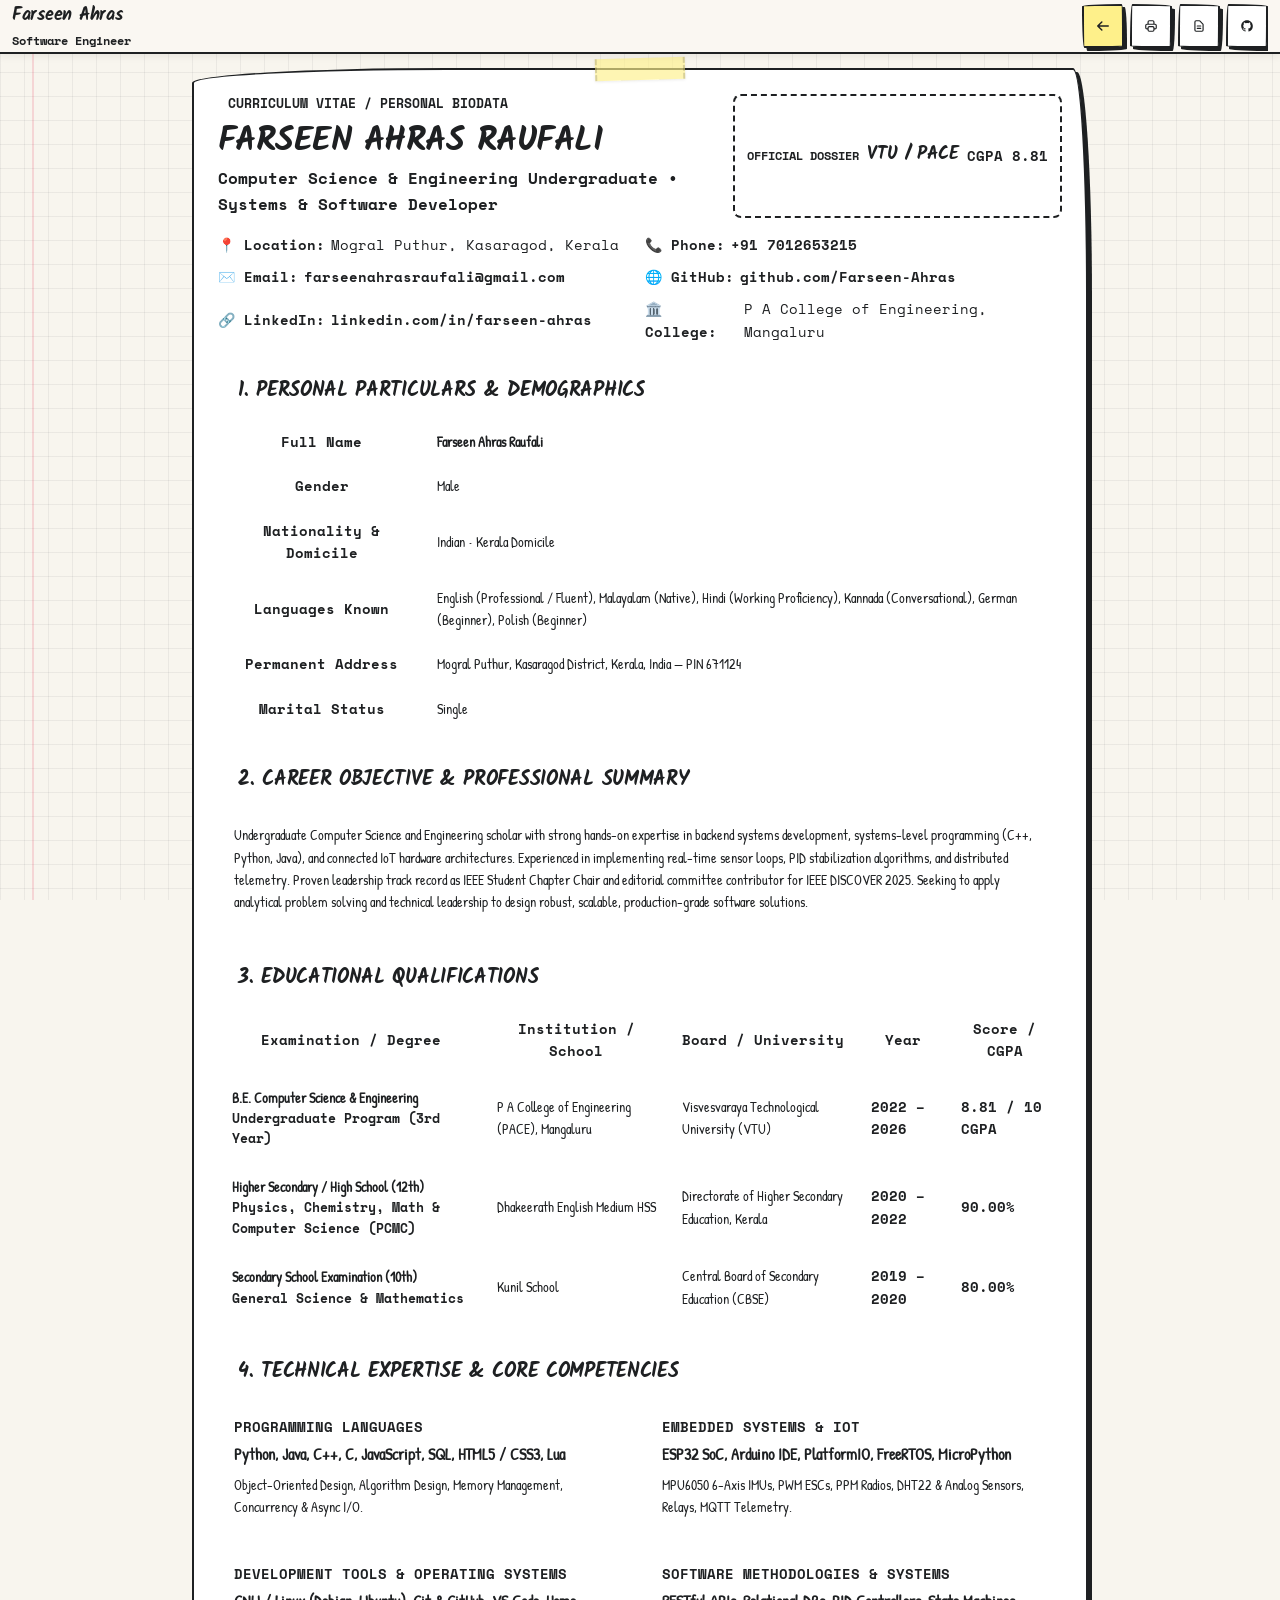
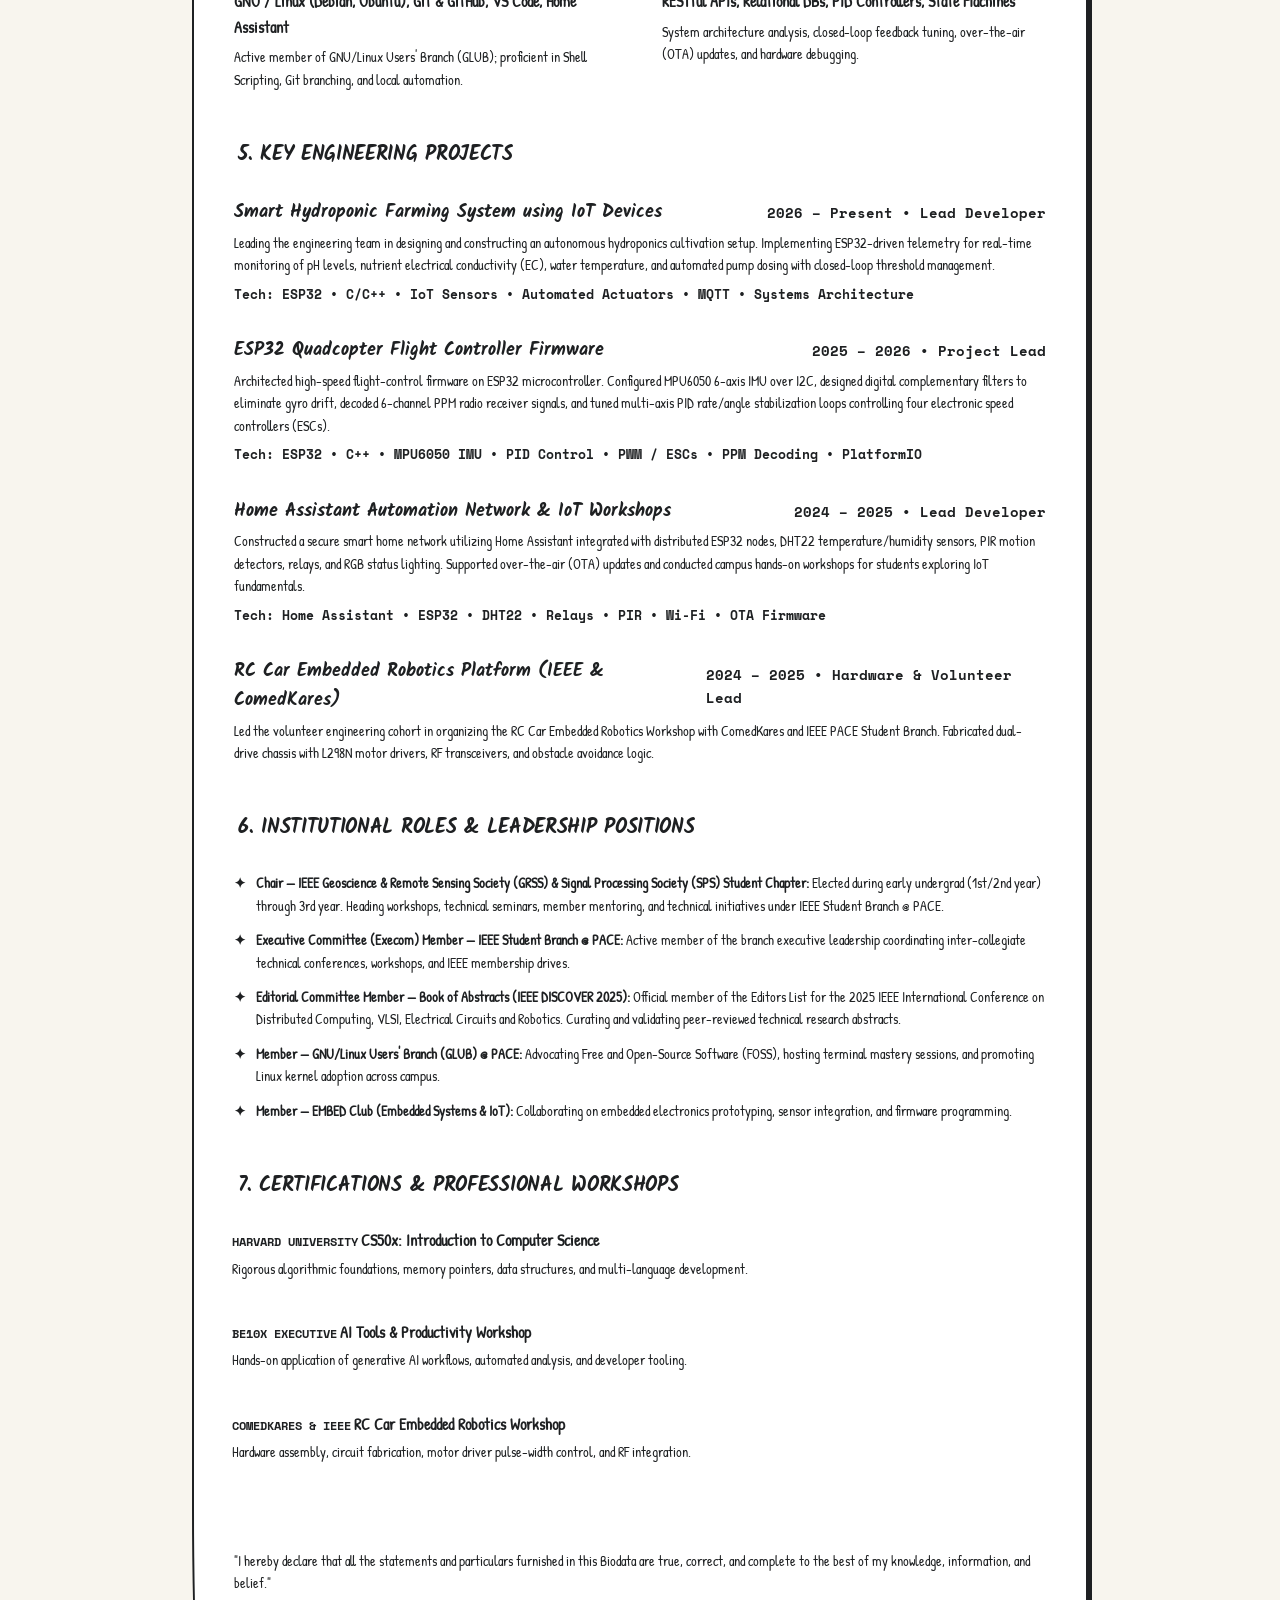
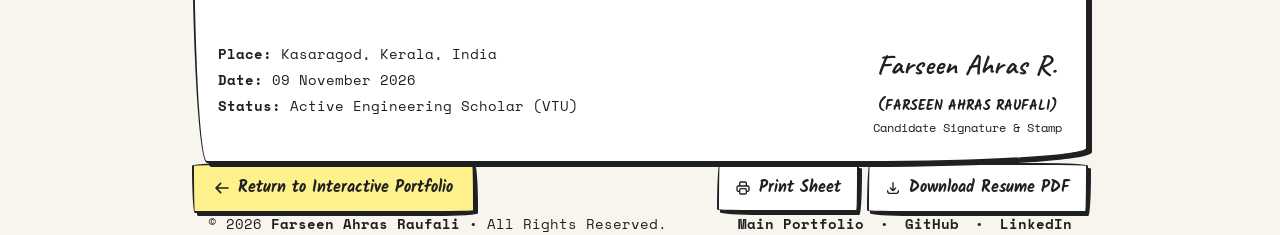
<file: biodata_v1_backup.html>
<!DOCTYPE html>
<html lang="en" class="scroll-smooth">
<head>
  <meta charset="UTF-8">
  <meta name="viewport" content="width=device-width, initial-scale=1.0">
  <title>Farseen Ahras | Official Biodata • Computer Science & Engineering</title>
  <meta name="description" content="Comprehensive Personal & Academic Biodata of Farseen Ahras Raufali — Computer Science & Engineering Undergrad, Software Engineer, IEEE Student Leader, and Embedded Systems Developer.">
  <meta name="author" content="Farseen Ahras Raufali">

  <!-- Favicon (Hand-drawn Ink Monogram Data URI) -->
  <link rel="icon" type="image/svg+xml" href="data:image/svg+xml,<svg xmlns='http://www.w3.org/2000/svg' viewBox='0 0 100 100'><rect width='100' height='100' rx='20' fill='%23faf7f2' stroke='%231e2022' stroke-width='6'/><circle cx='50' cy='50' r='34' stroke='%232563eb' stroke-width='5' stroke-dasharray='6 4' fill='%23fef9c3'/><text x='50' y='60' font-family='sans-serif' font-weight='900' font-size='32' text-anchor='middle' fill='%231e2022'>FA</text></svg>">

  <!-- Google Fonts: Kalam, Caveat, Patrick Hand, Space Mono, Plus Jakarta Sans -->
  <link rel="preconnect" href="https://fonts.googleapis.com">
  <link rel="preconnect" href="https://fonts.gstatic.com" crossorigin>
  <link href="https://fonts.googleapis.com/css2?family=Caveat:wght@500;600;700&family=Kalam:wght@400;700&family=Patrick+Hand&family=Space+Mono:ital,wght@0,400;0,700;1,400&family=Plus+Jakarta+Sans:wght@600;700;800&display=swap" rel="stylesheet">

  <link rel="stylesheet" href="document.css?v=3.3">

  <style>
    /* Custom Print Specific Rules for Biodata Page */
    @media print {
      body {
        background: #ffffff !important;
        color: #1e2022 !important;
        font-size: 11pt !important;
      }
      .no-print, header, footer, .notebook-margin-line, .engineering-grid-bg, .washi-tape, .floating-actions {
        display: none !important;
      }
      main {
        padding-top: 0 !important;
        margin: 0 !important;
      }
      .wobbly-box {
        border: 1px solid #1e2022 !important;
        box-shadow: none !important;
        border-radius: 0 !important;
        padding: 0 !important;
        margin: 0 !important;
      }
      .biodata-sheet {
        box-shadow: none !important;
        border: none !important;
        padding: 0 !important;
        max-width: 100% !important;
      }
      .page-break {
        page-break-before: always;
      }
      @page {
        size: A4 portrait;
        margin: 14mm 16mm;
      }
    }
  </style>
</head>
<body class="bg-paper text-dark selection-yellow">

  <!-- Engineering Graph Paper Grid Background -->
  <div class="engineering-grid-bg" aria-hidden="true"></div>

  <!-- Left Notebook Red Margin Ruled Line -->
  <div class="notebook-margin-line" aria-hidden="true"></div>

  <!-- Header / Navigation Bar (Hand-drawn Paper Strip) -->
  <header class="fixed top-0 left-0 right-0 w-full z-[1000] transition-all duration-300 bg-[#faf7f2] border-b-2 border-[#1e2022] shadow-[0_2px_8px_rgba(30,32,34,0.08)]" id="navbar">
    <div class="w-full px-3 sm:px-6 lg:px-8 xl:px-10">
      <div class="flex items-center justify-between h-16 sm:h-20 gap-3 sm:gap-4">
        
        <!-- Left: Name & Title Stamp (Linking back to index.html) -->
        <a href="index.html" class="nav-brand-link group flex items-center gap-2 shrink-0" style="color: #1e2022 !important; text-decoration: none !important;" aria-label="Return to Farseen Ahras Portfolio Home">
          <div class="flex flex-col">
            <span class="nav-brand-name font-display font-extrabold text-base sm:text-xl tracking-tight leading-tight whitespace-nowrap" style="color: #1e2022 !important;">
              Farseen Ahras
            </span>
            <div class="flex items-center gap-1 text-[10px] sm:text-xs font-mono font-semibold whitespace-nowrap" style="color: #1e2022 !important;">
              <span class="nav-brand-title font-bold" style="color: #1e2022 !important;">Software Engineer</span>
              <span class="hidden sm:inline" style="color: #4b5563 !important;">•</span>
              <span class="hidden sm:inline" style="color: #2563eb !important; font-weight: 700;">Official Biodata</span>
            </div>
          </div>
        </a>

        <!-- Right: Direct Navigation & Action Buttons -->
        <div class="flex items-center gap-1.5 sm:gap-2 overflow-x-auto no-scrollbar py-1">
          
          <!-- Back to Portfolio Home Button -->
          <a href="index.html" class="btn-stamp-primary text-xs py-1.5 sm:py-2 px-3 sm:px-4 min-w-[95px] sm:min-w-[130px] xl:min-w-[160px] flex items-center justify-center gap-1.5 font-bold shrink-0" title="Return to Main Interactive Portfolio">
            <svg class="w-3.5 h-3.5 sm:w-4 sm:h-4 text-[#1e2022] shrink-0" fill="none" stroke="currentColor" viewBox="0 0 24 24"><path stroke-linecap="round" stroke-linejoin="round" stroke-width="2.5" d="M10 19l-7-7m0 0l7-7m-7 7h18"></path></svg>
            <span class="hidden md:inline whitespace-nowrap">Portfolio Home</span>
            <span class="md:hidden whitespace-nowrap">Home</span>
          </a>

          <!-- Print / Save PDF Button -->
          <button onclick="window.print()" type="button" class="btn-stamp-secondary text-xs py-1.5 sm:py-2 px-3 sm:px-4 min-w-[95px] sm:min-w-[130px] xl:min-w-[160px] flex items-center justify-center gap-1.5 font-bold shrink-0" title="Print this Biodata Sheet or Save as PDF">
            <svg class="w-3.5 h-3.5 sm:w-4 sm:h-4 text-[#1e2022] shrink-0" fill="none" stroke="currentColor" viewBox="0 0 24 24"><path stroke-linecap="round" stroke-linejoin="round" stroke-width="2" d="M17 17h2a2 2 0 002-2v-4a2 2 0 00-2-2H5a2 2 0 00-2 2v4a2 2 0 002 2h2m2 4h6a2 2 0 002-2v-4a2 2 0 00-2-2H9a2 2 0 00-2 2v4a2 2 0 002 2zm8-12V5a2 2 0 00-2-2H9a2 2 0 00-2 2v4h10z"></path></svg>
            <span class="hidden md:inline whitespace-nowrap">Print / Save PDF</span>
            <span class="md:hidden whitespace-nowrap">Print</span>
          </button>

          <!-- Official Resume Webpage -->
          <a href="resume.html" class="btn-stamp-secondary text-xs py-1.5 sm:py-2 px-3 sm:px-4 min-w-[95px] sm:min-w-[130px] xl:min-w-[160px] flex items-center justify-center gap-1.5 font-bold shrink-0" title="Open Official Resume Page">
            <svg class="w-3.5 h-3.5 sm:w-4 sm:h-4 text-[#1e2022] shrink-0" fill="none" stroke="currentColor" viewBox="0 0 24 24"><path stroke-linecap="round" stroke-linejoin="round" stroke-width="2" d="M9 12h6m-6 4h6m2 5H7a2 2 0 01-2-2V5a2 2 0 012-2h5.586a1 1 0 01.707.293l5.414 5.414a1 1 0 01.293.707V19a2 2 0 01-2 2z"></path></svg>
            <span class="hidden md:inline whitespace-nowrap">Resume Page</span>
            <span class="md:hidden whitespace-nowrap">Resume</span>
          </a>

          <!-- GitHub Profile -->
          <a href="https://github.com/Farseen-Ahras" target="_blank" rel="noopener noreferrer" class="btn-stamp-secondary text-xs py-1.5 sm:py-2 px-3 sm:px-4 min-w-[95px] sm:min-w-[130px] xl:min-w-[160px] flex items-center justify-center gap-1.5 font-bold shrink-0" title="GitHub Profile">
            <svg class="w-3.5 h-3.5 sm:w-4 sm:h-4 text-[#1e2022] shrink-0" fill="currentColor" viewBox="0 0 24 24"><path fill-rule="evenodd" clip-rule="evenodd" d="M12 2C6.477 2 2 6.484 2 12.017c0 4.425 2.865 8.18 6.839 9.504.5.092.682-.217.682-.483 0-.237-.008-.868-.013-1.703-2.782.605-3.369-1.343-3.369-1.343-.454-1.158-1.11-1.466-1.11-1.466-.908-.62.069-.608.069-.608 1.003.07 1.53 1.032 1.53 1.032.892 1.53 2.341 1.088 2.91.832.092-.647.35-1.088.636-1.338-2.22-.253-4.555-1.113-4.555-4.951 0-1.093.39-1.988 1.029-2.688-.103-.253-.446-1.272.098-2.65 0 0 .84-.27 2.75 1.026A9.564 9.564 0 0112 6.844c.85.004 1.705.115 2.504.337 1.909-1.296 2.747-1.027 2.747-1.027.546 1.379.202 2.398.1 2.651.64.7 1.028 1.595 1.028 2.688 0 3.848-2.339 4.695-4.566 4.943.359.309.678.92.678 1.855 0 1.338-.012 2.419-.012 2.747 0 .268.18.58.688.482A10.019 10.019 0 0022 12.017C22 6.484 17.522 2 12 2z"></path></svg>
            <span class="hidden md:inline whitespace-nowrap">GitHub</span>
            <span class="md:hidden whitespace-nowrap">GitHub</span>
          </a>

        </div>

      </div>
    </div>
  </header>

  <!-- Main Content Container -->
  <main class="relative z-10 pt-20 sm:pt-28 pb-16 px-4 sm:px-6 lg:px-8">
    <div class="max-w-4xl mx-auto">

      <!-- Breadcrumbs & Quick Header Stamp (Non-Print) -->
      <div class="no-print flex flex-wrap items-center justify-between gap-3 mb-6">
        <div class="flex items-center gap-2 text-xs sm:text-sm font-mono font-bold text-[#4b5563]">
          <a href="index.html" class="hover:text-[#2563eb] underline">Portfolio Home</a>
          <span>/</span>
          <span class="text-[#1e2022] font-extrabold">Official Biodata Dossier</span>
        </div>
        <div class="flex items-center gap-2">
          <span class="inline-flex items-center gap-1.5 px-3 py-1 rounded-full bg-[#dcfce7] border border-[#86efac] text-[#059669] text-xs font-mono font-bold">
            <span class="w-2 h-2 rounded-full bg-[#059669] animate-pulse"></span>
            Verified Document • 2026 Edition
          </span>
          <button onclick="window.print()" class="btn-stamp-primary text-xs py-1 px-3 flex items-center gap-1 font-bold">
            <svg class="w-3.5 h-3.5" fill="none" stroke="currentColor" viewBox="0 0 24 24"><path stroke-linecap="round" stroke-linejoin="round" stroke-width="2" d="M17 17h2a2 2 0 002-2v-4a2 2 0 00-2-2H5a2 2 0 00-2 2v4a2 2 0 002 2h2m2 4h6a2 2 0 002-2v-4a2 2 0 00-2-2H9a2 2 0 00-2 2v4a2 2 0 002 2zm8-12V5a2 2 0 00-2-2H9a2 2 0 00-2 2v4h10z"></path></svg>
            Print Sheet
          </button>
        </div>
      </div>

      <!-- MASTER BIODATA DOSSIER SHEET -->
      <article class="biodata-sheet wobbly-box bg-white p-6 sm:p-10 md:p-12 relative shadow-[6px_6px_0px_#1e2022] border-2 border-[#1e2022]">
        
        <!-- Washi Tape Pin at Top -->
        <div class="washi-tape" aria-hidden="true"></div>

        <!-- ==============================================================
             BIODATA HEADER / CANDIDATE IDENTITY
             ============================================================== -->
        <header class="border-b-2 border-[#1e2022] pb-6 mb-8">
          <div class="flex flex-col sm:flex-row sm:items-start justify-between gap-4">
            
            <div class="flex-1">
              <div class="inline-block px-2.5 py-0.5 rounded bg-[#fef08a] border border-[#1e2022] text-[11px] font-mono font-bold text-[#1e2022] uppercase tracking-wider mb-2">
                Curriculum Vitae / Personal Biodata
              </div>
              <h1 class="text-3xl sm:text-4xl md:text-5xl font-display font-extrabold text-[#1e2022] tracking-tight leading-none">
                FARSEEN AHRAS RAUFALI
              </h1>
              <p class="text-sm sm:text-base font-mono font-bold text-[#2563eb] mt-1.5">
                Computer Science &amp; Engineering Undergraduate • Systems &amp; Software Developer
              </p>
            </div>

            <!-- Candidate Stamp Badge -->
            <div class="shrink-0 flex sm:flex-col items-center sm:items-end justify-between sm:justify-start gap-2 border-2 border-dashed border-[#1e2022] p-3 rounded-lg bg-[#faf7f2]">
              <span class="text-[10px] font-mono font-extrabold uppercase tracking-widest text-[#6b7280]">Official Dossier</span>
              <div class="font-display font-bold text-base sm:text-lg text-[#1e2022]">VTU / PACE</div>
              <span class="text-xs font-mono font-bold text-[#059669] bg-[#dcfce7] px-2 py-0.5 rounded border border-[#86efac]">CGPA 8.81</span>
            </div>

          </div>

          <!-- Contact Ribbon / Demographics Line -->
          <div class="mt-5 pt-4 border-t border-[#e5e7eb] grid grid-cols-1 sm:grid-cols-2 md:grid-cols-3 gap-2.5 text-xs sm:text-sm font-mono text-[#374151]">
            <div class="flex items-center gap-1.5">
              <span class="font-bold text-[#1e2022]">📍 Location:</span>
              <span>Mogral Puthur, Kasaragod, Kerala</span>
            </div>
            <div class="flex items-center gap-1.5">
              <span class="font-bold text-[#1e2022]">📞 Phone:</span>
              <a href="tel:+917012653215" class="hover:text-[#2563eb] underline font-bold">+91 7012653215</a>
            </div>
            <div class="flex items-center gap-1.5">
              <span class="font-bold text-[#1e2022]">✉️ Email:</span>
              <a href="mailto:farseenahrasraufali@gmail.com" class="hover:text-[#2563eb] underline truncate font-bold">farseenahrasraufali@gmail.com</a>
            </div>
            <div class="flex items-center gap-1.5">
              <span class="font-bold text-[#1e2022]">🌐 GitHub:</span>
              <a href="https://github.com/Farseen-Ahras" target="_blank" rel="noopener noreferrer" class="text-[#2563eb] hover:underline font-bold">github.com/Farseen-Ahras</a>
            </div>
            <div class="flex items-center gap-1.5">
              <span class="font-bold text-[#1e2022]">🔗 LinkedIn:</span>
              <a href="https://www.linkedin.com/in/farseen-ahras/" target="_blank" rel="noopener noreferrer" class="text-[#2563eb] hover:underline font-bold">linkedin.com/in/farseen-ahras</a>
            </div>
            <div class="flex items-center gap-1.5">
              <span class="font-bold text-[#1e2022]">🏛️ College:</span>
              <span>P A College of Engineering, Mangaluru</span>
            </div>
          </div>
        </header>


        <!-- ==============================================================
             SECTION 1: PERSONAL PARTICULARS / DEMOGRAPHICS TABLE
             ============================================================== -->
        <section class="mb-8">
          <div class="flex items-center gap-2 mb-3">
            <span class="w-3 h-3 bg-[#e11d48] rounded-full border border-[#1e2022]"></span>
            <h2 class="font-display text-lg sm:text-xl font-bold text-[#1e2022] tracking-tight uppercase">
              1. Personal Particulars &amp; Demographics
            </h2>
          </div>

          <div class="border-2 border-[#1e2022] rounded-lg overflow-hidden bg-[#fffefb]">
            <table class="w-full text-left border-collapse text-xs sm:text-sm">
              <tbody>
                <tr class="border-b border-[#1e2022]/20">
                  <th class="py-2.5 px-3 sm:px-4 font-mono font-bold text-[#1e2022] bg-[#f8f5ee] w-1/3 border-r border-[#1e2022]/20">Full Name</th>
                  <td class="py-2.5 px-3 sm:px-4 font-bold text-[#1e2022]">Farseen Ahras Raufali</td>
                </tr>
                <tr class="border-b border-[#1e2022]/20">
                  <th class="py-2.5 px-3 sm:px-4 font-mono font-bold text-[#1e2022] bg-[#f8f5ee] border-r border-[#1e2022]/20">Gender</th>
                  <td class="py-2.5 px-3 sm:px-4 text-[#374151]">Male</td>
                </tr>
                <tr class="border-b border-[#1e2022]/20">
                  <th class="py-2.5 px-3 sm:px-4 font-mono font-bold text-[#1e2022] bg-[#f8f5ee] border-r border-[#1e2022]/20">Nationality &amp; Domicile</th>
                  <td class="py-2.5 px-3 sm:px-4 text-[#374151]">Indian • Kerala Domicile</td>
                </tr>
                <tr class="border-b border-[#1e2022]/20">
                  <th class="py-2.5 px-3 sm:px-4 font-mono font-bold text-[#1e2022] bg-[#f8f5ee] border-r border-[#1e2022]/20">Languages Known</th>
                  <td class="py-2.5 px-3 sm:px-4 text-[#374151]">English (Professional / Fluent), Malayalam (Native), Hindi (Working Proficiency), Kannada (Conversational), German (Beginner), Polish (Beginner)</td>
                </tr>
                <tr class="border-b border-[#1e2022]/20">
                  <th class="py-2.5 px-3 sm:px-4 font-mono font-bold text-[#1e2022] bg-[#f8f5ee] border-r border-[#1e2022]/20">Permanent Address</th>
                  <td class="py-2.5 px-3 sm:px-4 text-[#374151]">Mogral Puthur, Kasaragod District, Kerala, India — PIN 671124</td>
                </tr>
                <tr>
                  <th class="py-2.5 px-3 sm:px-4 font-mono font-bold text-[#1e2022] bg-[#f8f5ee] border-r border-[#1e2022]/20">Marital Status</th>
                  <td class="py-2.5 px-3 sm:px-4 text-[#374151]">Single</td>
                </tr>
              </tbody>
            </table>
          </div>
        </section>


        <!-- ==============================================================
             SECTION 2: CAREER OBJECTIVE & PROFESSIONAL SUMMARY
             ============================================================== -->
        <section class="mb-8">
          <div class="flex items-center gap-2 mb-3">
            <span class="w-3 h-3 bg-[#2563eb] rounded-full border border-[#1e2022]"></span>
            <h2 class="font-display text-lg sm:text-xl font-bold text-[#1e2022] tracking-tight uppercase">
              2. Career Objective &amp; Professional Summary
            </h2>
          </div>
          <div class="p-4 sm:p-5 rounded-lg border-2 border-[#1e2022] bg-[#f0fdf4] text-xs sm:text-sm leading-relaxed text-[#1e2022]">
            <p>
              Undergraduate Computer Science and Engineering scholar with strong hands-on expertise in backend systems development, systems-level programming (C++, Python, Java), and connected IoT hardware architectures. Experienced in implementing real-time sensor loops, PID stabilization algorithms, and distributed telemetry. Proven leadership track record as IEEE Student Chapter Chair and editorial committee contributor for IEEE DISCOVER 2025. Seeking to apply analytical problem solving and technical leadership to design robust, scalable, production-grade software solutions.
            </p>
          </div>
        </section>


        <!-- ==============================================================
             SECTION 3: EDUCATIONAL QUALIFICATIONS (COMPREHENSIVE TABLE)
             ============================================================== -->
        <section class="mb-8">
          <div class="flex items-center gap-2 mb-3">
            <span class="w-3 h-3 bg-[#f59e0b] rounded-full border border-[#1e2022]"></span>
            <h2 class="font-display text-lg sm:text-xl font-bold text-[#1e2022] tracking-tight uppercase">
              3. Educational Qualifications
            </h2>
          </div>

          <div class="border-2 border-[#1e2022] rounded-lg overflow-x-auto bg-white">
            <table class="w-full text-left border-collapse text-xs sm:text-sm min-w-[550px]">
              <thead>
                <tr class="bg-[#fef9c3] border-b-2 border-[#1e2022] text-[#1e2022] font-mono font-bold">
                  <th class="py-2.5 px-3 sm:px-4 border-r border-[#1e2022]">Examination / Degree</th>
                  <th class="py-2.5 px-3 sm:px-4 border-r border-[#1e2022]">Institution / School</th>
                  <th class="py-2.5 px-3 sm:px-4 border-r border-[#1e2022]">Board / University</th>
                  <th class="py-2.5 px-3 sm:px-4 border-r border-[#1e2022]">Year</th>
                  <th class="py-2.5 px-3 sm:px-4 text-center">Score / CGPA</th>
                </tr>
              </thead>
              <tbody class="divide-y divide-[#1e2022]/20">
                <tr class="hover:bg-[#fafaf9]">
                  <td class="py-3 px-3 sm:px-4 font-bold text-[#1e2022] border-r border-[#1e2022]/20">
                    B.E. Computer Science &amp; Engineering
                    <div class="text-[11px] font-mono text-[#2563eb] font-normal">Undergraduate Program (3rd Year)</div>
                  </td>
                  <td class="py-3 px-3 sm:px-4 text-[#374151] border-r border-[#1e2022]/20">
                    P A College of Engineering (PACE), Mangaluru
                  </td>
                  <td class="py-3 px-3 sm:px-4 text-[#374151] border-r border-[#1e2022]/20">
                    Visvesvaraya Technological University (VTU)
                  </td>
                  <td class="py-3 px-3 sm:px-4 font-mono font-bold text-[#1e2022] border-r border-[#1e2022]/20">
                    2022 – 2026
                  </td>
                  <td class="py-3 px-3 sm:px-4 text-center">
                    <span class="inline-block font-mono font-bold text-[#059669] bg-[#dcfce7] px-2 py-0.5 rounded border border-[#86efac]">
                      8.81 / 10 CGPA
                    </span>
                  </td>
                </tr>

                <tr class="hover:bg-[#fafaf9]">
                  <td class="py-3 px-3 sm:px-4 font-bold text-[#1e2022] border-r border-[#1e2022]/20">
                    Higher Secondary / High School (12th)
                    <div class="text-[11px] font-mono text-[#4b5563] font-normal">Physics, Chemistry, Math &amp; Computer Science (PCMC)</div>
                  </td>
                  <td class="py-3 px-3 sm:px-4 text-[#374151] border-r border-[#1e2022]/20">
                    Dhakeerath English Medium HSS
                  </td>
                  <td class="py-3 px-3 sm:px-4 text-[#374151] border-r border-[#1e2022]/20">
                    Directorate of Higher Secondary Education, Kerala
                  </td>
                  <td class="py-3 px-3 sm:px-4 font-mono font-bold text-[#1e2022] border-r border-[#1e2022]/20">
                    2020 – 2022
                  </td>
                  <td class="py-3 px-3 sm:px-4 text-center">
                    <span class="inline-block font-mono font-bold text-[#1e2022] bg-[#f3f4f6] px-2 py-0.5 rounded border border-[#d1d5db]">
                      90.00%
                    </span>
                  </td>
                </tr>

                <tr class="hover:bg-[#fafaf9]">
                  <td class="py-3 px-3 sm:px-4 font-bold text-[#1e2022] border-r border-[#1e2022]/20">
                    Secondary School Examination (10th)
                    <div class="text-[11px] font-mono text-[#4b5563] font-normal">General Science &amp; Mathematics</div>
                  </td>
                  <td class="py-3 px-3 sm:px-4 text-[#374151] border-r border-[#1e2022]/20">
                    Kunil School
                  </td>
                  <td class="py-3 px-3 sm:px-4 text-[#374151] border-r border-[#1e2022]/20">
                    Central Board of Secondary Education (CBSE)
                  </td>
                  <td class="py-3 px-3 sm:px-4 font-mono font-bold text-[#1e2022] border-r border-[#1e2022]/20">
                    2019 – 2020
                  </td>
                  <td class="py-3 px-3 sm:px-4 text-center">
                    <span class="inline-block font-mono font-bold text-[#1e2022] bg-[#f3f4f6] px-2 py-0.5 rounded border border-[#d1d5db]">
                      80.00%
                    </span>
                  </td>
                </tr>
              </tbody>
            </table>
          </div>
        </section>


        <!-- ==============================================================
             SECTION 4: TECHNICAL ARSENAL & SKILL MATRIX
             ============================================================== -->
        <section class="mb-8">
          <div class="flex items-center gap-2 mb-3">
            <span class="w-3 h-3 bg-[#7c3aed] rounded-full border border-[#1e2022]"></span>
            <h2 class="font-display text-lg sm:text-xl font-bold text-[#1e2022] tracking-tight uppercase">
              4. Technical Expertise &amp; Core Competencies
            </h2>
          </div>

          <div class="grid grid-cols-1 sm:grid-cols-2 gap-3 text-xs sm:text-sm">
            
            <div class="p-4 rounded-lg border-2 border-[#1e2022] bg-[#fffefb]">
              <div class="font-mono font-bold text-[#2563eb] text-xs uppercase mb-1">Programming Languages</div>
              <div class="font-bold text-[#1e2022] text-sm mb-1.5">Python, Java, C++, C, JavaScript, SQL, HTML5 / CSS3, Lua</div>
              <p class="text-[#4b5563] text-xs leading-relaxed">Object-Oriented Design, Algorithm Design, Memory Management, Concurrency &amp; Async I/O.</p>
            </div>

            <div class="p-4 rounded-lg border-2 border-[#1e2022] bg-[#fffefb]">
              <div class="font-mono font-bold text-[#059669] text-xs uppercase mb-1">Embedded Systems &amp; IoT</div>
              <div class="font-bold text-[#1e2022] text-sm mb-1.5">ESP32 SoC, Arduino IDE, PlatformIO, FreeRTOS, MicroPython</div>
              <p class="text-[#4b5563] text-xs leading-relaxed">MPU6050 6-Axis IMUs, PWM ESCs, PPM Radios, DHT22 &amp; Analog Sensors, Relays, MQTT Telemetry.</p>
            </div>

            <div class="p-4 rounded-lg border-2 border-[#1e2022] bg-[#fffefb]">
              <div class="font-mono font-bold text-[#d97706] text-xs uppercase mb-1">Development Tools &amp; Operating Systems</div>
              <div class="font-bold text-[#1e2022] text-sm mb-1.5">GNU / Linux (Debian, Ubuntu), Git &amp; GitHub, VS Code, Home Assistant</div>
              <p class="text-[#4b5563] text-xs leading-relaxed">Active member of GNU/Linux Users' Branch (GLUB); proficient in Shell Scripting, Git branching, and local automation.</p>
            </div>

            <div class="p-4 rounded-lg border-2 border-[#1e2022] bg-[#fffefb]">
              <div class="font-mono font-bold text-[#7c3aed] text-xs uppercase mb-1">Software Methodologies &amp; Systems</div>
              <div class="font-bold text-[#1e2022] text-sm mb-1.5">RESTful APIs, Relational DBs, PID Controllers, State Machines</div>
              <p class="text-[#4b5563] text-xs leading-relaxed">System architecture analysis, closed-loop feedback tuning, over-the-air (OTA) updates, and hardware debugging.</p>
            </div>

          </div>
        </section>


        <!-- ==============================================================
             SECTION 5: KEY ENGINEERING PROJECTS & TECHNICAL DELIVERABLES
             ============================================================== -->
        <section class="mb-8">
          <div class="flex items-center gap-2 mb-3">
            <span class="w-3 h-3 bg-[#059669] rounded-full border border-[#1e2022]"></span>
            <h2 class="font-display text-lg sm:text-xl font-bold text-[#1e2022] tracking-tight uppercase">
              5. Key Engineering Projects
            </h2>
          </div>

          <div class="space-y-3.5">
            
            <!-- Project 1: Hydroponic Farming -->
            <div class="p-4 rounded-lg border-2 border-[#1e2022] bg-white">
              <div class="flex flex-col sm:flex-row sm:items-center justify-between gap-1 mb-1">
                <h3 class="font-display font-bold text-base text-[#1e2022]">
                  Smart Hydroponic Farming System using IoT Devices
                </h3>
                <span class="font-mono text-xs font-bold text-[#059669] bg-[#dcfce7] px-2 py-0.5 rounded border border-[#86efac] self-start sm:self-auto">
                  2026 – Present • Lead Developer
                </span>
              </div>
              <p class="text-xs sm:text-sm text-[#4b5563] leading-relaxed">
                Leading the engineering team in designing and constructing an autonomous hydroponics cultivation setup. Implementing ESP32-driven telemetry for real-time monitoring of pH levels, nutrient electrical conductivity (EC), water temperature, and automated pump dosing with closed-loop threshold management.
              </p>
              <div class="mt-2 text-[11px] font-mono text-[#1e2022] font-semibold">
                Tech: ESP32 • C/C++ • IoT Sensors • Automated Actuators • MQTT • Systems Architecture
              </div>
            </div>

            <!-- Project 2: Drone Flight Controller -->
            <div class="p-4 rounded-lg border-2 border-[#1e2022] bg-white">
              <div class="flex flex-col sm:flex-row sm:items-center justify-between gap-1 mb-1">
                <h3 class="font-display font-bold text-base text-[#1e2022]">
                  ESP32 Quadcopter Flight Controller Firmware
                </h3>
                <span class="font-mono text-xs font-bold text-[#2563eb] bg-[#dbeafe] px-2 py-0.5 rounded border border-[#93c5fd] self-start sm:self-auto">
                  2025 – 2026 • Project Lead
                </span>
              </div>
              <p class="text-xs sm:text-sm text-[#4b5563] leading-relaxed">
                Architected high-speed flight-control firmware on ESP32 microcontroller. Configured MPU6050 6-axis IMU over I2C, designed digital complementary filters to eliminate gyro drift, decoded 6-channel PPM radio receiver signals, and tuned multi-axis PID rate/angle stabilization loops controlling four electronic speed controllers (ESCs).
              </p>
              <div class="mt-2 text-[11px] font-mono text-[#1e2022] font-semibold">
                Tech: ESP32 • C++ • MPU6050 IMU • PID Control • PWM / ESCs • PPM Decoding • PlatformIO
              </div>
            </div>

            <!-- Project 3: Home Assistant & IoT Workshops -->
            <div class="p-4 rounded-lg border-2 border-[#1e2022] bg-white">
              <div class="flex flex-col sm:flex-row sm:items-center justify-between gap-1 mb-1">
                <h3 class="font-display font-bold text-base text-[#1e2022]">
                  Home Assistant Automation Network &amp; IoT Workshops
                </h3>
                <span class="font-mono text-xs font-bold text-[#6b7280] bg-[#f3f4f6] px-2 py-0.5 rounded border border-[#d1d5db] self-start sm:self-auto">
                  2024 – 2025 • Lead Developer
                </span>
              </div>
              <p class="text-xs sm:text-sm text-[#4b5563] leading-relaxed">
                Constructed a secure smart home network utilizing Home Assistant integrated with distributed ESP32 nodes, DHT22 temperature/humidity sensors, PIR motion detectors, relays, and RGB status lighting. Supported over-the-air (OTA) updates and conducted campus hands-on workshops for students exploring IoT fundamentals.
              </p>
              <div class="mt-2 text-[11px] font-mono text-[#1e2022] font-semibold">
                Tech: Home Assistant • ESP32 • DHT22 • Relays • PIR • Wi-Fi • OTA Firmware
              </div>
            </div>

            <!-- Project 4: RC Car Embedded Platform -->
            <div class="p-4 rounded-lg border-2 border-[#1e2022] bg-white">
              <div class="flex flex-col sm:flex-row sm:items-center justify-between gap-1 mb-1">
                <h3 class="font-display font-bold text-base text-[#1e2022]">
                  RC Car Embedded Robotics Platform (IEEE &amp; ComedKares)
                </h3>
                <span class="font-mono text-xs font-bold text-[#6b7280] bg-[#f3f4f6] px-2 py-0.5 rounded border border-[#d1d5db] self-start sm:self-auto">
                  2024 – 2025 • Hardware &amp; Volunteer Lead
                </span>
              </div>
              <p class="text-xs sm:text-sm text-[#4b5563] leading-relaxed">
                Led the volunteer engineering cohort in organizing the RC Car Embedded Robotics Workshop with ComedKares and IEEE PACE Student Branch. Fabricated dual-drive chassis with L298N motor drivers, RF transceivers, and obstacle avoidance logic.
              </p>
            </div>

          </div>
        </section>


        <!-- ==============================================================
             SECTION 6: INSTITUTIONAL ROLES & LEADERSHIP RESPONSIBILITIES
             ============================================================== -->
        <section class="mb-8">
          <div class="flex items-center gap-2 mb-3">
            <span class="w-3 h-3 bg-[#e11d48] rounded-full border border-[#1e2022]"></span>
            <h2 class="font-display text-lg sm:text-xl font-bold text-[#1e2022] tracking-tight uppercase">
              6. Institutional Roles &amp; Leadership Positions
            </h2>
          </div>

          <div class="border-2 border-[#1e2022] rounded-lg p-4 sm:p-5 bg-[#fffefb]">
            <ul class="space-y-3 text-xs sm:text-sm text-[#374151]">
              <li class="flex items-start gap-2.5">
                <span class="text-[#2563eb] font-bold mt-0.5">✦</span>
                <div>
                  <strong class="text-[#1e2022] font-bold">Chair — IEEE Geoscience &amp; Remote Sensing Society (GRSS) &amp; Signal Processing Society (SPS) Student Chapter:</strong>
                  <span class="text-[#4b5563] block mt-0.5">Elected during early undergrad (1st/2nd year) through 3rd year. Heading workshops, technical seminars, member mentoring, and technical initiatives under IEEE Student Branch @ PACE.</span>
                </div>
              </li>
              <li class="flex items-start gap-2.5">
                <span class="text-[#2563eb] font-bold mt-0.5">✦</span>
                <div>
                  <strong class="text-[#1e2022] font-bold">Executive Committee (Execom) Member — IEEE Student Branch @ PACE:</strong>
                  <span class="text-[#4b5563] block mt-0.5">Active member of the branch executive leadership coordinating inter-collegiate technical conferences, workshops, and IEEE membership drives.</span>
                </div>
              </li>
              <li class="flex items-start gap-2.5">
                <span class="text-[#2563eb] font-bold mt-0.5">✦</span>
                <div>
                  <strong class="text-[#1e2022] font-bold">Editorial Committee Member — Book of Abstracts (IEEE DISCOVER 2025):</strong>
                  <span class="text-[#4b5563] block mt-0.5">Official member of the Editors List for the 2025 IEEE International Conference on Distributed Computing, VLSI, Electrical Circuits and Robotics. Curating and validating peer-reviewed technical research abstracts.</span>
                </div>
              </li>
              <li class="flex items-start gap-2.5">
                <span class="text-[#2563eb] font-bold mt-0.5">✦</span>
                <div>
                  <strong class="text-[#1e2022] font-bold">Member — GNU/Linux Users' Branch (GLUB) @ PACE:</strong>
                  <span class="text-[#4b5563] block mt-0.5">Advocating Free and Open-Source Software (FOSS), hosting terminal mastery sessions, and promoting Linux kernel adoption across campus.</span>
                </div>
              </li>
              <li class="flex items-start gap-2.5">
                <span class="text-[#2563eb] font-bold mt-0.5">✦</span>
                <div>
                  <strong class="text-[#1e2022] font-bold">Member — EMBED Club (Embedded Systems &amp; IoT):</strong>
                  <span class="text-[#4b5563] block mt-0.5">Collaborating on embedded electronics prototyping, sensor integration, and firmware programming.</span>
                </div>
              </li>
            </ul>
          </div>
        </section>


        <!-- ==============================================================
             SECTION 7: CERTIFICATIONS & PROFESSIONAL WORKSHOPS
             ============================================================== -->
        <section class="mb-8">
          <div class="flex items-center gap-2 mb-3">
            <span class="w-3 h-3 bg-[#0284c7] rounded-full border border-[#1e2022]"></span>
            <h2 class="font-display text-lg sm:text-xl font-bold text-[#1e2022] tracking-tight uppercase">
              7. Certifications &amp; Professional Workshops
            </h2>
          </div>

          <div class="grid grid-cols-1 sm:grid-cols-3 gap-3 text-xs sm:text-sm">
            <div class="p-3.5 rounded-lg border-2 border-[#1e2022] bg-white">
              <span class="font-mono text-[10px] font-bold text-[#e11d48] uppercase tracking-wider block mb-1">Harvard University</span>
              <strong class="text-[#1e2022] block font-bold text-sm">CS50x: Introduction to Computer Science</strong>
              <p class="text-[#4b5563] text-xs mt-1">Rigorous algorithmic foundations, memory pointers, data structures, and multi-language development.</p>
            </div>

            <div class="p-3.5 rounded-lg border-2 border-[#1e2022] bg-white">
              <span class="font-mono text-[10px] font-bold text-[#2563eb] uppercase tracking-wider block mb-1">BE10X Executive</span>
              <strong class="text-[#1e2022] block font-bold text-sm">AI Tools &amp; Productivity Workshop</strong>
              <p class="text-[#4b5563] text-xs mt-1">Hands-on application of generative AI workflows, automated analysis, and developer tooling.</p>
            </div>

            <div class="p-3.5 rounded-lg border-2 border-[#1e2022] bg-white">
              <span class="font-mono text-[10px] font-bold text-[#059669] uppercase tracking-wider block mb-1">ComedKares &amp; IEEE</span>
              <strong class="text-[#1e2022] block font-bold text-sm">RC Car Embedded Robotics Workshop</strong>
              <p class="text-[#4b5563] text-xs mt-1">Hardware assembly, circuit fabrication, motor driver pulse-width control, and RF integration.</p>
            </div>
          </div>
        </section>


        <!-- ==============================================================
             SECTION 8: FORMAL DECLARATION & SIGNATURE BLOCK
             ============================================================== -->
        <section class="border-t-2 border-[#1e2022] pt-6 mt-8">
          
          <div class="p-4 rounded-lg bg-[#faf7f2] border border-[#1e2022]/40 text-xs sm:text-sm text-[#374151] italic mb-6">
            "I hereby declare that all the statements and particulars furnished in this Biodata are true, correct, and complete to the best of my knowledge, information, and belief."
          </div>

          <div class="flex flex-col sm:flex-row justify-between items-start sm:items-end gap-6 pt-2">
            
            <!-- Left: Place & Date -->
            <div class="font-mono text-xs sm:text-sm text-[#1e2022] space-y-1">
              <div><strong class="text-[#1e2022]">Place:</strong> Kasaragod, Kerala, India</div>
              <div><strong class="text-[#1e2022]">Date:</strong> 09 November 2026</div>
              <div><strong class="text-[#1e2022]">Status:</strong> Active Engineering Scholar (VTU)</div>
            </div>

            <!-- Right: Candidate Signature Stamp -->
            <div class="flex flex-col items-center sm:items-end">
              <!-- Digital Hand-drawn Ink Script -->
              <div class="font-hand text-2xl sm:text-3xl text-[#1e2022] font-bold tracking-wide -rotate-2 select-none">
                Farseen Ahras R.
              </div>
              <div class="w-48 border-b-2 border-[#1e2022] mt-1 mb-1"></div>
              <div class="font-display font-extrabold text-xs sm:text-sm text-[#1e2022] tracking-wider uppercase">
                (FARSEEN AHRAS RAUFALI)
              </div>
              <div class="text-[10px] font-mono text-[#6b7280]">Candidate Signature &amp; Stamp</div>
            </div>

          </div>

        </section>

      </article>

      <!-- Bottom Quick Navigation (Non-Print) -->
      <div class="no-print mt-8 flex flex-wrap items-center justify-between gap-4">
        <a href="index.html" class="btn-stamp-primary text-sm font-bold px-5 py-2.5 flex items-center gap-2">
          <svg class="w-4 h-4" fill="none" stroke="currentColor" viewBox="0 0 24 24"><path stroke-linecap="round" stroke-linejoin="round" stroke-width="2.5" d="M10 19l-7-7m0 0l7-7m-7 7h18"></path></svg>
          <span>Return to Interactive Portfolio</span>
        </a>

        <div class="flex items-center gap-2">
          <button onclick="window.print()" class="btn-stamp-secondary text-sm font-bold px-4 py-2.5 flex items-center gap-2">
            <svg class="w-4 h-4" fill="none" stroke="currentColor" viewBox="0 0 24 24"><path stroke-linecap="round" stroke-linejoin="round" stroke-width="2" d="M17 17h2a2 2 0 002-2v-4a2 2 0 00-2-2H5a2 2 0 00-2 2v4a2 2 0 002 2h2m2 4h6a2 2 0 002-2v-4a2 2 0 00-2-2H9a2 2 0 00-2 2v4a2 2 0 002 2zm8-12V5a2 2 0 00-2-2H9a2 2 0 00-2 2v4h10z"></path></svg>
            <span>Print Sheet</span>
          </button>
          <a href="Farseen_Ahras_Resume.pdf" download="Farseen_Ahras_Resume.pdf" class="btn-stamp-secondary text-sm font-bold px-4 py-2.5 flex items-center gap-2">
            <svg class="w-4 h-4" fill="none" stroke="currentColor" viewBox="0 0 24 24"><path stroke-linecap="round" stroke-linejoin="round" stroke-width="2" d="M4 16v1a3 3 0 003 3h10a3 3 0 003-3v-1m-4-4l-4 4m0 0l-4-4m4 4V4"></path></svg>
            <span>Download Resume PDF</span>
          </a>
        </div>
      </div>

    </div>
  </main>

  <!-- Footer (Paper Stamp Credits) -->
  <footer class="no-print border-t-2 border-[#1e2022] bg-[#faf7f2] py-8 text-center text-xs font-mono text-[#6b7280]">
    <div class="max-w-4xl mx-auto px-4 flex flex-col sm:flex-row items-center justify-between gap-3">
      <div>
        © 2026 <strong class="text-[#1e2022]">Farseen Ahras Raufali</strong> • All Rights Reserved.
      </div>
      <div class="flex items-center gap-4">
        <a href="index.html" class="hover:text-[#2563eb] underline font-bold">Main Portfolio</a>
        <span>•</span>
        <a href="https://github.com/Farseen-Ahras" target="_blank" rel="noopener noreferrer" class="hover:text-[#2563eb] underline font-bold">GitHub</a>
        <span>•</span>
        <a href="https://www.linkedin.com/in/farseen-ahras/" target="_blank" rel="noopener noreferrer" class="hover:text-[#2563eb] underline font-bold">LinkedIn</a>
      </div>
    </div>
  </footer>

</body>
</html>
</file>
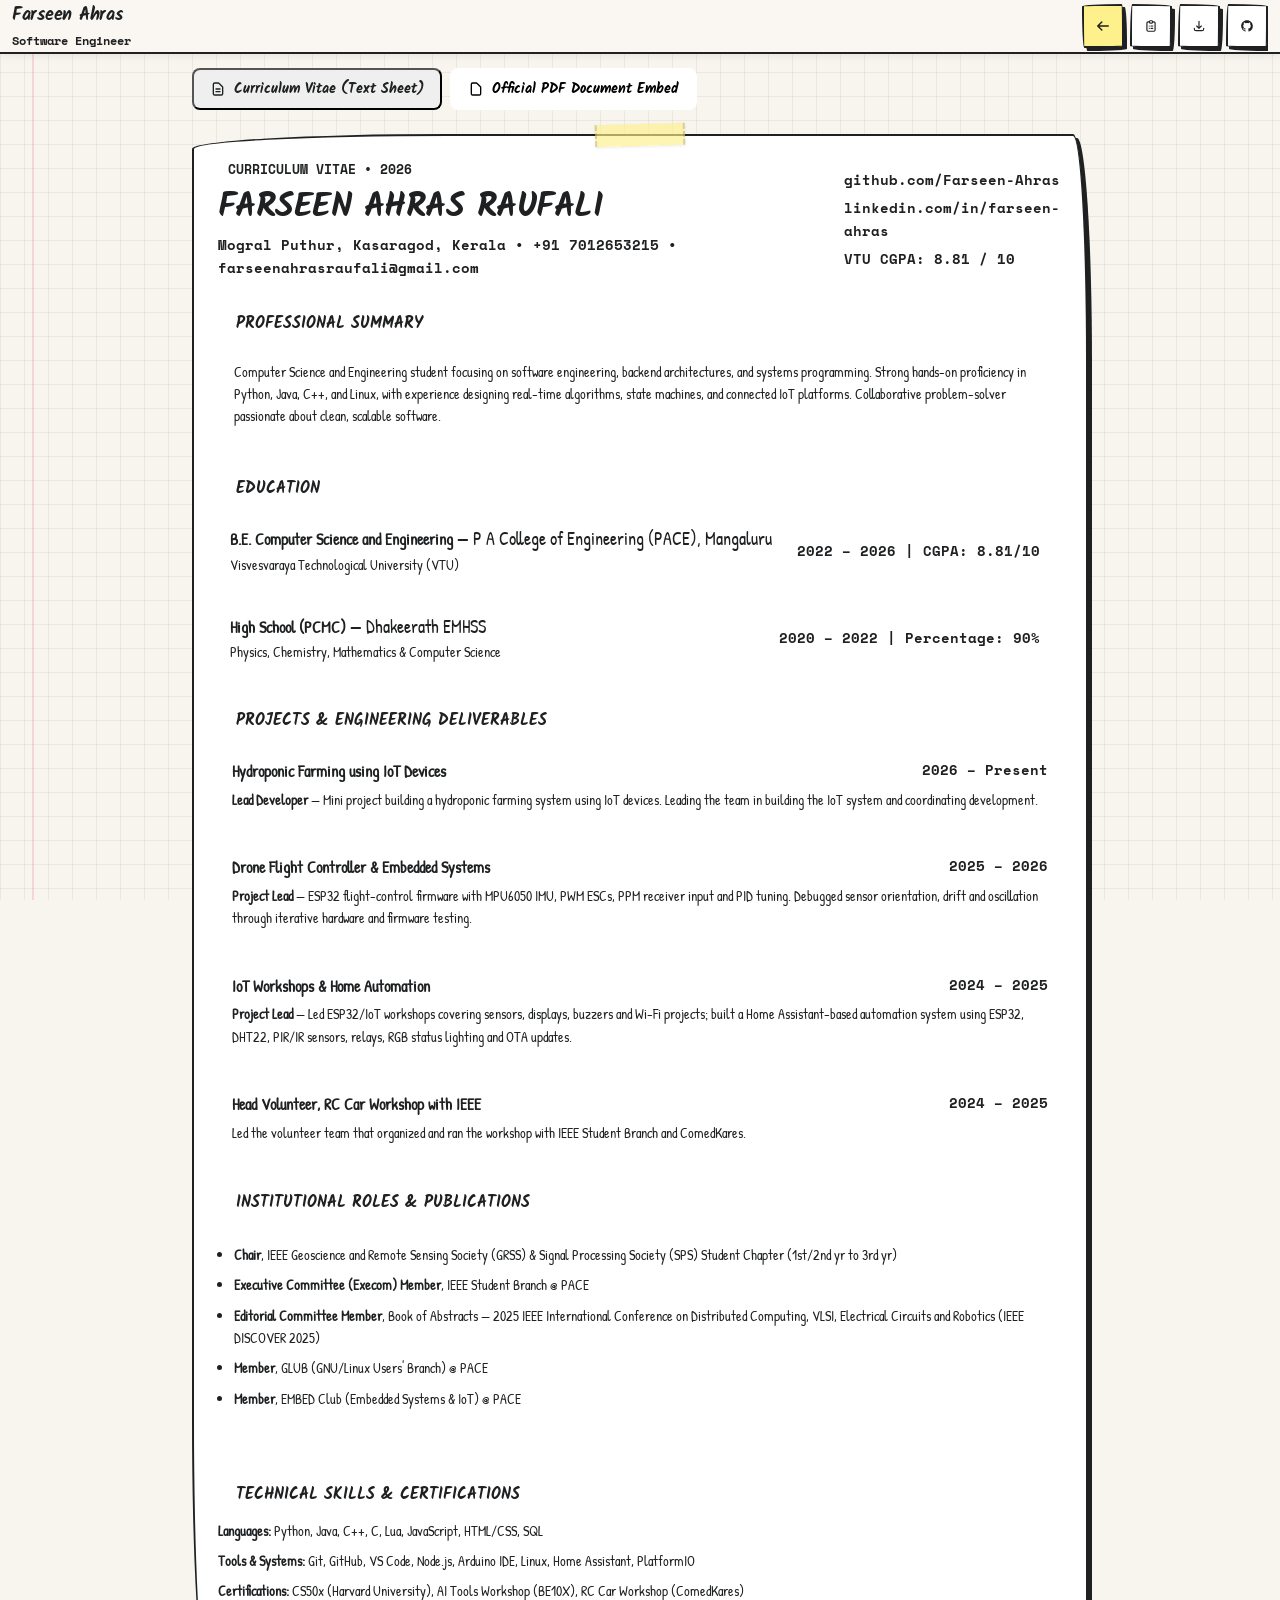
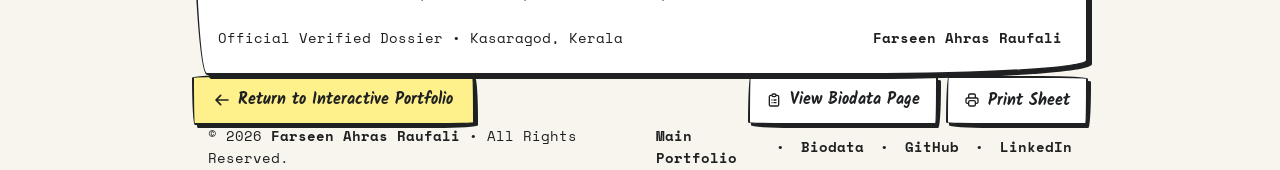
<file: resume_v1_backup.html>
<!DOCTYPE html>
<html lang="en" class="scroll-smooth">
<head>
  <meta charset="UTF-8">
  <meta name="viewport" content="width=device-width, initial-scale=1.0">
  <title>Farseen Ahras | Official Resume &amp; Curriculum Vitae</title>
  <meta name="description" content="Official Resume and Curriculum Vitae of Farseen Ahras Raufali — Computer Science &amp; Engineering Undergrad, Systems &amp; Software Developer, IEEE Student Leader.">
  <meta name="author" content="Farseen Ahras Raufali">

  <!-- Favicon (Hand-drawn Ink Monogram Data URI) -->
  <link rel="icon" type="image/svg+xml" href="data:image/svg+xml,<svg xmlns='http://www.w3.org/2000/svg' viewBox='0 0 100 100'><rect width='100' height='100' rx='20' fill='%23faf7f2' stroke='%231e2022' stroke-width='6'/><circle cx='50' cy='50' r='34' stroke='%232563eb' stroke-width='5' stroke-dasharray='6 4' fill='%23fef9c3'/><text x='50' y='60' font-family='sans-serif' font-weight='900' font-size='32' text-anchor='middle' fill='%231e2022'>FA</text></svg>">

  <!-- Google Fonts: Kalam, Caveat, Patrick Hand, Space Mono, Plus Jakarta Sans -->
  <link rel="preconnect" href="https://fonts.googleapis.com">
  <link rel="preconnect" href="https://fonts.gstatic.com" crossorigin>
  <link href="https://fonts.googleapis.com/css2?family=Caveat:wght@500;600;700&family=Kalam:wght@400;700&family=Patrick+Hand&family=Space+Mono:ital,wght@0,400;0,700;1,400&family=Plus+Jakarta+Sans:wght@600;700;800&display=swap" rel="stylesheet">

  <link rel="stylesheet" href="document.css?v=3.3">

  <style>
    /* Custom Print Specific Rules for Resume Page */
    @media print {
      body {
        background: #ffffff !important;
        color: #1e2022 !important;
        font-size: 11pt !important;
      }
      .no-print, header, footer, .notebook-margin-line, .engineering-grid-bg, .washi-tape, #pdfViewContainer, .tab-bar {
        display: none !important;
      }
      #textViewContainer {
        display: block !important;
      }
      main {
        padding-top: 0 !important;
        margin: 0 !important;
      }
      .wobbly-box {
        border: 1px solid #1e2022 !important;
        box-shadow: none !important;
        border-radius: 0 !important;
        padding: 0 !important;
        margin: 0 !important;
      }
      @page {
        size: A4 portrait;
        margin: 12mm 15mm;
      }
    }
  </style>
</head>
<body class="bg-paper text-dark selection-yellow">

  <!-- Engineering Graph Paper Grid Background -->
  <div class="engineering-grid-bg" aria-hidden="true"></div>

  <!-- Left Notebook Red Margin Ruled Line -->
  <div class="notebook-margin-line" aria-hidden="true"></div>

  <!-- Header / Navigation Bar (Hand-drawn Paper Strip) -->
  <header class="fixed top-0 left-0 right-0 w-full z-[1000] transition-all duration-300 bg-[#faf7f2] border-b-2 border-[#1e2022] shadow-[0_2px_8px_rgba(30,32,34,0.08)]" id="navbar">
    <div class="w-full px-3 sm:px-6 lg:px-8 xl:px-10">
      <div class="flex items-center justify-between h-16 sm:h-20 gap-3 sm:gap-4">
        
        <!-- Left: Name & Title Stamp (Linking back to index.html) -->
        <a href="index.html" class="nav-brand-link group flex items-center gap-2 shrink-0" style="color: #1e2022 !important; text-decoration: none !important;" aria-label="Return to Farseen Ahras Portfolio Home">
          <div class="flex flex-col">
            <span class="nav-brand-name font-display font-extrabold text-base sm:text-xl tracking-tight leading-tight whitespace-nowrap" style="color: #1e2022 !important;">
              Farseen Ahras
            </span>
            <div class="flex items-center gap-1 text-[10px] sm:text-xs font-mono font-semibold whitespace-nowrap" style="color: #1e2022 !important;">
              <span class="nav-brand-title font-bold" style="color: #1e2022 !important;">Software Engineer</span>
              <span class="hidden sm:inline" style="color: #4b5563 !important;">•</span>
              <span class="hidden sm:inline" style="color: #2563eb !important; font-weight: 700;">Official Resume</span>
            </div>
          </div>
        </a>

        <!-- Right: Direct Navigation & Action Buttons -->
        <div class="flex items-center gap-1.5 sm:gap-2 overflow-x-auto no-scrollbar py-1">
          
          <!-- Back to Portfolio Home Button -->
          <a href="index.html" class="btn-stamp-primary text-xs py-1.5 sm:py-2 px-3 sm:px-4 min-w-[95px] sm:min-w-[130px] xl:min-w-[160px] flex items-center justify-center gap-1.5 font-bold shrink-0" title="Return to Main Interactive Portfolio">
            <svg class="w-3.5 h-3.5 sm:w-4 sm:h-4 text-[#1e2022] shrink-0" fill="none" stroke="currentColor" viewBox="0 0 24 24"><path stroke-linecap="round" stroke-linejoin="round" stroke-width="2.5" d="M10 19l-7-7m0 0l7-7m-7 7h18"></path></svg>
            <span class="hidden md:inline whitespace-nowrap">Portfolio Home</span>
            <span class="md:hidden whitespace-nowrap">Home</span>
          </a>

          <!-- Biodata Button -->
          <a href="biodata.html" class="btn-stamp-secondary text-xs py-1.5 sm:py-2 px-3 sm:px-4 min-w-[95px] sm:min-w-[130px] xl:min-w-[160px] flex items-center justify-center gap-1.5 font-bold shrink-0" title="Open Official Biodata Sheet">
            <svg class="w-3.5 h-3.5 sm:w-4 sm:h-4 text-[#1e2022] shrink-0" fill="none" stroke="currentColor" viewBox="0 0 24 24"><path stroke-linecap="round" stroke-linejoin="round" stroke-width="2" d="M9 5H7a2 2 0 00-2 2v12a2 2 0 002 2h10a2 2 0 002-2V7a2 2 0 00-2-2h-2M9 5a2 2 0 002 2h2a2 2 0 002-2M9 5a2 2 0 012-2h2a2 2 0 012 2m-3 7h3m-3 4h3m-6-4h.01M9 16h.01"></path></svg>
            <span class="hidden md:inline whitespace-nowrap">Official Biodata</span>
            <span class="md:hidden whitespace-nowrap">Biodata</span>
          </a>

          <!-- Download Official PDF Button -->
          <a href="Farseen_Ahras_Resume.pdf" download="Farseen_Ahras_Resume.pdf" class="btn-stamp-secondary text-xs py-1.5 sm:py-2 px-3 sm:px-4 min-w-[95px] sm:min-w-[130px] xl:min-w-[160px] flex items-center justify-center gap-1.5 font-bold shrink-0" title="Download Official PDF Resume">
            <svg class="w-3.5 h-3.5 sm:w-4 sm:h-4 text-[#1e2022] shrink-0" fill="none" stroke="currentColor" viewBox="0 0 24 24"><path stroke-linecap="round" stroke-linejoin="round" stroke-width="2" d="M4 16v1a3 3 0 003 3h10a3 3 0 003-3v-1m-4-4l-4 4m0 0l-4-4m4 4V4"></path></svg>
            <span class="hidden md:inline whitespace-nowrap">Download PDF</span>
            <span class="md:hidden whitespace-nowrap">PDF</span>
          </a>

          <!-- GitHub Profile -->
          <a href="https://github.com/Farseen-Ahras" target="_blank" rel="noopener noreferrer" class="btn-stamp-secondary text-xs py-1.5 sm:py-2 px-3 sm:px-4 min-w-[95px] sm:min-w-[130px] xl:min-w-[160px] flex items-center justify-center gap-1.5 font-bold shrink-0" title="GitHub Profile">
            <svg class="w-3.5 h-3.5 sm:w-4 sm:h-4 text-[#1e2022] shrink-0" fill="currentColor" viewBox="0 0 24 24"><path fill-rule="evenodd" clip-rule="evenodd" d="M12 2C6.477 2 2 6.484 2 12.017c0 4.425 2.865 8.18 6.839 9.504.5.092.682-.217.682-.483 0-.237-.008-.868-.013-1.703-2.782.605-3.369-1.343-3.369-1.343-.454-1.158-1.11-1.466-1.11-1.466-.908-.62.069-.608.069-.608 1.003.07 1.53 1.032 1.53 1.032.892 1.53 2.341 1.088 2.91.832.092-.647.35-1.088.636-1.338-2.22-.253-4.555-1.113-4.555-4.951 0-1.093.39-1.988 1.029-2.688-.103-.253-.446-1.272.098-2.65 0 0 .84-.27 2.75 1.026A9.564 9.564 0 0112 6.844c.85.004 1.705.115 2.504.337 1.909-1.296 2.747-1.027 2.747-1.027.546 1.379.202 2.398.1 2.651.64.7 1.028 1.595 1.028 2.688 0 3.848-2.339 4.695-4.566 4.943.359.309.678.92.678 1.855 0 1.338-.012 2.419-.012 2.747 0 .268.18.58.688.482A10.019 10.019 0 0022 12.017C22 6.484 17.522 2 12 2z"></path></svg>
            <span class="hidden md:inline whitespace-nowrap">GitHub</span>
            <span class="md:hidden whitespace-nowrap">GitHub</span>
          </a>

        </div>

      </div>
    </div>
  </header>

  <!-- Main Content Container -->
  <main class="relative z-10 pt-20 sm:pt-28 pb-16 px-4 sm:px-6 lg:px-8">
    <div class="max-w-4xl mx-auto">

      <!-- Breadcrumbs & Quick Header Stamp (Non-Print) -->
      <div class="no-print flex flex-wrap items-center justify-between gap-3 mb-6">
        <div class="flex items-center gap-2 text-xs sm:text-sm font-mono font-bold text-[#4b5563]">
          <a href="index.html" class="hover:text-[#2563eb] underline">Portfolio Home</a>
          <span>/</span>
          <span class="text-[#1e2022] font-extrabold">Official Curriculum Vitae</span>
        </div>
        <div class="flex items-center gap-2">
          <span class="inline-flex items-center gap-1.5 px-3 py-1 rounded-full bg-[#dcfce7] border border-[#86efac] text-[#059669] text-xs font-mono font-bold">
            <span class="w-2 h-2 rounded-full bg-[#059669] animate-pulse"></span>
            Verified CV • 2026 Edition
          </span>
          <a href="Farseen_Ahras_Resume.pdf" download="Farseen_Ahras_Resume.pdf" class="btn-stamp-primary text-xs py-1 px-3 flex items-center gap-1 font-bold">
            <svg class="w-3.5 h-3.5" fill="none" stroke="currentColor" viewBox="0 0 24 24"><path stroke-linecap="round" stroke-linejoin="round" stroke-width="2" d="M4 16v1a3 3 0 003 3h10a3 3 0 003-3v-1m-4-4l-4 4m0 0l-4-4m4 4V4"></path></svg>
            Download PDF
          </a>
        </div>
      </div>

      <!-- VIEW SELECTOR TABS (Dual Mode: Text Sheet vs Official PDF Document) -->
      <div class="no-print tab-bar flex items-center justify-between bg-[#f4f0e6] border-2 border-[#1e2022] rounded-xl p-1.5 mb-6 shadow-[3px_3px_0px_#1e2022]">
        <div class="flex items-center gap-2">
          <button id="tabTextBtn" onclick="switchResumeView('text')" class="px-4 py-2 rounded-lg font-display font-bold text-xs sm:text-sm transition-all bg-[#fef08a] text-[#1e2022] border-2 border-[#1e2022] shadow-[2px_2px_0px_#1e2022] flex items-center gap-2">
            <svg class="w-4 h-4 text-[#1e2022]" fill="none" stroke="currentColor" viewBox="0 0 24 24"><path stroke-linecap="round" stroke-linejoin="round" stroke-width="2" d="M9 12h6m-6 4h6m2 5H7a2 2 0 01-2-2V5a2 2 0 012-2h5.586a1 1 0 01.707.293l5.414 5.414a1 1 0 01.293.707V19a2 2 0 01-2 2z"></path></svg>
            <span>Curriculum Vitae (Text Sheet)</span>
          </button>
          <button id="tabPdfBtn" onclick="switchResumeView('pdf')" class="px-4 py-2 rounded-lg font-display font-bold text-xs sm:text-sm transition-all bg-white text-[#4b5563] hover:text-[#1e2022] border-2 border-transparent flex items-center gap-2">
            <svg class="w-4 h-4" fill="none" stroke="currentColor" viewBox="0 0 24 24"><path stroke-linecap="round" stroke-linejoin="round" stroke-width="2" d="M7 21h10a2 2 0 002-2V9.414a1 1 0 00-.293-.707l-5.414-5.414A1 1 0 0012.586 3H7a2 2 0 00-2 2v14a2 2 0 002 2z"></path></svg>
            <span>Official PDF Document Embed</span>
          </button>
        </div>

        <div class="hidden sm:flex items-center gap-2 pr-1">
          <button onclick="window.print()" class="btn-stamp-secondary text-xs py-1.5 px-3 flex items-center gap-1 font-bold">
            <svg class="w-3.5 h-3.5" fill="none" stroke="currentColor" viewBox="0 0 24 24"><path stroke-linecap="round" stroke-linejoin="round" stroke-width="2" d="M17 17h2a2 2 0 002-2v-4a2 2 0 00-2-2H5a2 2 0 00-2 2v4a2 2 0 002 2h2m2 4h6a2 2 0 002-2v-4a2 2 0 00-2-2H9a2 2 0 00-2 2v4a2 2 0 002 2zm8-12V5a2 2 0 00-2-2H9a2 2 0 00-2 2v4h10z"></path></svg>
            <span>Print Sheet</span>
          </button>
          <a href="Farseen_Ahras_Resume.pdf" target="_blank" rel="noopener noreferrer" class="btn-stamp-secondary text-xs py-1.5 px-3 flex items-center gap-1 font-bold" title="Open PDF in new browser tab">
            <span>Open in Tab ↗</span>
          </a>
        </div>
      </div>

      <!-- VIEW 1: INTERACTIVE CURRICULUM VITAE (TEXT SHEET) -->
      <article id="textViewContainer" class="wobbly-box bg-white p-6 sm:p-10 md:p-12 relative shadow-[6px_6px_0px_#1e2022] border-2 border-[#1e2022]">
        
        <!-- Washi Tape Pin at Top -->
        <div class="washi-tape" aria-hidden="true"></div>

        <!-- Header details -->
        <header class="border-b-2 border-[#1e2022] pb-6 mb-8 flex flex-col sm:flex-row justify-between items-start sm:items-center gap-4">
          <div>
            <div class="inline-block px-2.5 py-0.5 rounded bg-[#fef08a] border border-[#1e2022] text-[11px] font-mono font-bold text-[#1e2022] uppercase tracking-wider mb-2">
              Curriculum Vitae • 2026
            </div>
            <h1 class="text-3xl sm:text-4xl md:text-5xl font-display font-extrabold text-[#1e2022] tracking-tight leading-none">
              FARSEEN AHRAS RAUFALI
            </h1>
            <div class="text-[#2563eb] font-mono text-xs sm:text-sm font-bold mt-2">
              Mogral Puthur, Kasaragod, Kerala • +91 7012653215 • farseenahrasraufali@gmail.com
            </div>
          </div>
          <div class="flex flex-col sm:items-end gap-1.5 font-mono text-xs sm:text-sm font-bold">
            <a href="https://github.com/Farseen-Ahras" target="_blank" rel="noopener noreferrer" class="text-[#1e2022] hover:text-[#2563eb] hover:underline flex items-center gap-1">
              github.com/Farseen-Ahras
            </a>
            <a href="https://www.linkedin.com/in/farseen-ahras/" target="_blank" rel="noopener noreferrer" class="text-[#2563eb] hover:underline">
              linkedin.com/in/farseen-ahras
            </a>
            <span class="text-xs font-mono font-bold text-[#059669] bg-[#dcfce7] px-2 py-0.5 rounded border border-[#86efac]">
              VTU CGPA: 8.81 / 10
            </span>
          </div>
        </header>

        <!-- Professional Summary -->
        <section class="mb-8">
          <div class="flex items-center gap-2 mb-2">
            <span class="w-2.5 h-2.5 bg-[#2563eb] rounded-full border border-[#1e2022]"></span>
            <h2 class="font-display text-sm sm:text-base text-[#2563eb] uppercase font-bold tracking-wider">
              Professional Summary
            </h2>
          </div>
          <div class="p-4 rounded-lg bg-[#fffefb] border border-[#1e2022]/30 text-xs sm:text-sm leading-relaxed text-[#374151]">
            Computer Science and Engineering student focusing on software engineering, backend architectures, and systems programming. Strong hands-on proficiency in Python, Java, C++, and Linux, with experience designing real-time algorithms, state machines, and connected IoT platforms. Collaborative problem-solver passionate about clean, scalable software.
          </div>
        </section>

        <!-- Education -->
        <section class="mb-8">
          <div class="flex items-center gap-2 mb-3">
            <span class="w-2.5 h-2.5 bg-[#f59e0b] rounded-full border border-[#1e2022]"></span>
            <h2 class="font-display text-sm sm:text-base text-[#2563eb] uppercase font-bold tracking-wider">
              Education
            </h2>
          </div>
          <div class="space-y-3">
            <div class="flex flex-col sm:flex-row justify-between sm:items-center gap-1.5 p-3 rounded-lg border-2 border-[#1e2022] bg-[#fffefb]">
              <div>
                <strong class="text-[#1e2022] font-bold text-sm sm:text-base">B.E. Computer Science and Engineering</strong> — P A College of Engineering (PACE), Mangaluru
                <div class="text-xs text-[#6b7280]">Visvesvaraya Technological University (VTU)</div>
              </div>
              <span class="font-mono text-xs sm:text-sm font-bold text-[#2563eb] bg-[#eff6ff] px-2.5 py-1 rounded border border-[#bfdbfe] self-start sm:self-auto">
                2022 – 2026 | CGPA: 8.81/10
              </span>
            </div>
            <div class="flex flex-col sm:flex-row justify-between sm:items-center gap-1.5 p-3 rounded-lg border border-[#1e2022]/40 bg-[#fffefb]">
              <div>
                <strong class="text-[#1e2022] font-bold text-sm sm:text-base">High School (PCMC)</strong> — Dhakeerath EMHSS
                <div class="text-xs text-[#6b7280]">Physics, Chemistry, Mathematics &amp; Computer Science</div>
              </div>
              <span class="font-mono text-xs sm:text-sm font-bold text-[#4b5563] bg-[#f3f4f6] px-2.5 py-1 rounded border border-[#d1d5db] self-start sm:self-auto">
                2020 – 2022 | Percentage: 90%
              </span>
            </div>
          </div>
        </section>

        <!-- Projects & Leadership -->
        <section class="mb-8">
          <div class="flex items-center gap-2 mb-3">
            <span class="w-2.5 h-2.5 bg-[#059669] rounded-full border border-[#1e2022]"></span>
            <h2 class="font-display text-sm sm:text-base text-[#2563eb] uppercase font-bold tracking-wider">
              Projects &amp; Engineering Deliverables
            </h2>
          </div>
          <div class="space-y-4">
            
            <div class="p-3.5 rounded-lg border border-[#1e2022]/30 bg-[#fffefb]">
              <div class="flex justify-between items-baseline font-bold text-[#1e2022] text-sm sm:text-base">
                <span>Hydroponic Farming using IoT Devices</span>
                <span class="font-mono text-xs text-[#059669] bg-[#dcfce7] px-2 py-0.5 rounded border border-[#86efac]">2026 – Present</span>
              </div>
              <p class="text-[#4b5563] text-xs sm:text-sm mt-1 leading-relaxed">
                <strong>Lead Developer</strong> — Mini project building a hydroponic farming system using IoT devices. Leading the team in building the IoT system and coordinating development.
              </p>
            </div>

            <div class="p-3.5 rounded-lg border border-[#1e2022]/30 bg-[#fffefb]">
              <div class="flex justify-between items-baseline font-bold text-[#1e2022] text-sm sm:text-base">
                <span>Drone Flight Controller &amp; Embedded Systems</span>
                <span class="font-mono text-xs text-[#2563eb] bg-[#dbeafe] px-2 py-0.5 rounded border border-[#93c5fd]">2025 – 2026</span>
              </div>
              <p class="text-[#4b5563] text-xs sm:text-sm mt-1 leading-relaxed">
                <strong>Project Lead</strong> — ESP32 flight-control firmware with MPU6050 IMU, PWM ESCs, PPM receiver input and PID tuning. Debugged sensor orientation, drift and oscillation through iterative hardware and firmware testing.
              </p>
            </div>

            <div class="p-3.5 rounded-lg border border-[#1e2022]/30 bg-[#fffefb]">
              <div class="flex justify-between items-baseline font-bold text-[#1e2022] text-sm sm:text-base">
                <span>IoT Workshops &amp; Home Automation</span>
                <span class="font-mono text-xs text-[#6b7280] bg-[#f3f4f6] px-2 py-0.5 rounded border border-[#d1d5db]">2024 – 2025</span>
              </div>
              <p class="text-[#4b5563] text-xs sm:text-sm mt-1 leading-relaxed">
                <strong>Project Lead</strong> — Led ESP32/IoT workshops covering sensors, displays, buzzers and Wi-Fi projects; built a Home Assistant-based automation system using ESP32, DHT22, PIR/IR sensors, relays, RGB status lighting and OTA updates.
              </p>
            </div>

            <div class="p-3.5 rounded-lg border border-[#1e2022]/30 bg-[#fffefb]">
              <div class="flex justify-between items-baseline font-bold text-[#1e2022] text-sm sm:text-base">
                <span>Head Volunteer, RC Car Workshop with IEEE</span>
                <span class="font-mono text-xs text-[#6b7280] bg-[#f3f4f6] px-2 py-0.5 rounded border border-[#d1d5db]">2024 – 2025</span>
              </div>
              <p class="text-[#4b5563] text-xs sm:text-sm mt-1 leading-relaxed">
                Led the volunteer team that organized and ran the workshop with IEEE Student Branch and ComedKares.
              </p>
            </div>

          </div>
        </section>

        <!-- Institutional Roles & Publications -->
        <section class="mb-8">
          <div class="flex items-center gap-2 mb-3">
            <span class="w-2.5 h-2.5 bg-[#7c3aed] rounded-full border border-[#1e2022]"></span>
            <h2 class="font-display text-sm sm:text-base text-[#2563eb] uppercase font-bold tracking-wider">
              Institutional Roles &amp; Publications
            </h2>
          </div>
          <div class="p-4 rounded-lg border-2 border-[#1e2022] bg-[#fffefb]">
            <ul class="list-disc list-inside space-y-2 text-[#374151] text-xs sm:text-sm font-body">
              <li><strong>Chair</strong>, IEEE Geoscience and Remote Sensing Society (GRSS) &amp; Signal Processing Society (SPS) Student Chapter (1st/2nd yr to 3rd yr)</li>
              <li><strong>Executive Committee (Execom) Member</strong>, IEEE Student Branch @ PACE</li>
              <li><strong>Editorial Committee Member</strong>, Book of Abstracts — 2025 IEEE International Conference on Distributed Computing, VLSI, Electrical Circuits and Robotics (IEEE DISCOVER 2025)</li>
              <li><strong>Member</strong>, GLUB (GNU/Linux Users' Branch) @ PACE</li>
              <li><strong>Member</strong>, EMBED Club (Embedded Systems &amp; IoT) @ PACE</li>
            </ul>
          </div>
        </section>

        <!-- Technical Skills & Certifications -->
        <section class="border-t-2 border-[#1e2022] pt-6">
          <div class="flex items-center gap-2 mb-3">
            <span class="w-2.5 h-2.5 bg-[#e11d48] rounded-full border border-[#1e2022]"></span>
            <h2 class="font-display text-sm sm:text-base text-[#2563eb] uppercase font-bold tracking-wider">
              Technical Skills &amp; Certifications
            </h2>
          </div>
          <div class="space-y-2 text-xs sm:text-sm text-[#374151]">
            <p><strong class="text-[#1e2022]">Languages:</strong> Python, Java, C++, C, Lua, JavaScript, HTML/CSS, SQL</p>
            <p><strong class="text-[#1e2022]">Tools &amp; Systems:</strong> Git, GitHub, VS Code, Node.js, Arduino IDE, Linux, Home Assistant, PlatformIO</p>
            <p><strong class="text-[#1e2022]">Certifications:</strong> CS50x (Harvard University), AI Tools Workshop (BE10X), RC Car Workshop (ComedKares)</p>
          </div>
        </section>

        <!-- Signature / Place footer -->
        <div class="border-t border-[#1e2022]/30 pt-6 mt-8 flex flex-col sm:flex-row justify-between items-start sm:items-center gap-4 text-xs font-mono text-[#6b7280]">
          <div>Official Verified Dossier • Kasaragod, Kerala</div>
          <div class="font-bold text-[#1e2022]">Farseen Ahras Raufali</div>
        </div>

      </article>

      <!-- VIEW 2: OFFICIAL PDF DOCUMENT EMBED -->
      <section id="pdfViewContainer" class="hidden">
        <div class="wobbly-box bg-white p-3 sm:p-5 relative shadow-[6px_6px_0px_#1e2022] border-2 border-[#1e2022]">
          
          <div class="washi-tape" aria-hidden="true"></div>

          <!-- PDF Controls Bar -->
          <div class="flex flex-wrap items-center justify-between gap-3 p-3 bg-[#f8f5ee] border-2 border-[#1e2022] rounded-lg mb-4">
            <div class="flex items-center gap-2 text-xs sm:text-sm font-mono font-bold text-[#1e2022]">
              <span class="w-2.5 h-2.5 rounded-full bg-[#059669]"></span>
              <span>Document: Farseen_Ahras_Resume.pdf (75 KB)</span>
            </div>
            <div class="flex items-center gap-2">
              <a href="Farseen_Ahras_Resume.pdf" download="Farseen_Ahras_Resume.pdf" class="btn-stamp-primary text-xs py-1.5 px-3 flex items-center gap-1.5 font-bold">
                <svg class="w-3.5 h-3.5" fill="none" stroke="currentColor" viewBox="0 0 24 24"><path stroke-linecap="round" stroke-linejoin="round" stroke-width="2" d="M4 16v1a3 3 0 003 3h10a3 3 0 003-3v-1m-4-4l-4 4m0 0l-4-4m4 4V4"></path></svg>
                <span>Download PDF</span>
              </a>
              <a href="Farseen_Ahras_Resume.pdf" target="_blank" rel="noopener noreferrer" class="btn-stamp-secondary text-xs py-1.5 px-3 flex items-center gap-1 font-bold">
                <span>Open in Tab ↗</span>
              </a>
            </div>
          </div>

          <!-- Embedded PDF Frame -->
          <div class="w-full bg-[#e5e7eb] rounded-lg overflow-hidden border-2 border-[#1e2022]" style="height: 82vh; min-height: 550px;">
            <iframe src="Farseen_Ahras_Resume.pdf#view=FitH" class="w-full h-full" title="Official Farseen Ahras Resume PDF"></iframe>
          </div>

        </div>
      </section>

      <!-- Bottom Quick Navigation (Non-Print) -->
      <div class="no-print mt-8 flex flex-wrap items-center justify-between gap-4">
        <a href="index.html" class="btn-stamp-primary text-sm font-bold px-5 py-2.5 flex items-center gap-2">
          <svg class="w-4 h-4" fill="none" stroke="currentColor" viewBox="0 0 24 24"><path stroke-linecap="round" stroke-linejoin="round" stroke-width="2.5" d="M10 19l-7-7m0 0l7-7m-7 7h18"></path></svg>
          <span>Return to Interactive Portfolio</span>
        </a>

        <div class="flex items-center gap-2">
          <a href="biodata.html" class="btn-stamp-secondary text-sm font-bold px-4 py-2.5 flex items-center gap-2" title="View Official Biodata Sheet">
            <svg class="w-4 h-4" fill="none" stroke="currentColor" viewBox="0 0 24 24"><path stroke-linecap="round" stroke-linejoin="round" stroke-width="2" d="M9 5H7a2 2 0 00-2 2v12a2 2 0 002 2h10a2 2 0 002-2V7a2 2 0 00-2-2h-2M9 5a2 2 0 002 2h2a2 2 0 002-2M9 5a2 2 0 012-2h2a2 2 0 012 2m-3 7h3m-3 4h3m-6-4h.01M9 16h.01"></path></svg>
            <span>View Biodata Page</span>
          </a>
          <button onclick="window.print()" class="btn-stamp-secondary text-sm font-bold px-4 py-2.5 flex items-center gap-2">
            <svg class="w-4 h-4" fill="none" stroke="currentColor" viewBox="0 0 24 24"><path stroke-linecap="round" stroke-linejoin="round" stroke-width="2" d="M17 17h2a2 2 0 002-2v-4a2 2 0 00-2-2H5a2 2 0 00-2 2v4a2 2 0 002 2h2m2 4h6a2 2 0 002-2v-4a2 2 0 00-2-2H9a2 2 0 00-2 2v4a2 2 0 002 2zm8-12V5a2 2 0 00-2-2H9a2 2 0 00-2 2v4h10z"></path></svg>
            <span>Print Sheet</span>
          </button>
        </div>
      </div>

    </div>
  </main>

  <!-- Footer (Paper Stamp Credits) -->
  <footer class="no-print border-t-2 border-[#1e2022] bg-[#faf7f2] py-8 text-center text-xs font-mono text-[#6b7280]">
    <div class="max-w-4xl mx-auto px-4 flex flex-col sm:flex-row items-center justify-between gap-3">
      <div>
        © 2026 <strong class="text-[#1e2022]">Farseen Ahras Raufali</strong> • All Rights Reserved.
      </div>
      <div class="flex items-center gap-4">
        <a href="index.html" class="hover:text-[#2563eb] underline font-bold">Main Portfolio</a>
        <span>•</span>
        <a href="biodata.html" class="hover:text-[#2563eb] underline font-bold">Biodata</a>
        <span>•</span>
        <a href="https://github.com/Farseen-Ahras" target="_blank" rel="noopener noreferrer" class="hover:text-[#2563eb] underline font-bold">GitHub</a>
        <span>•</span>
        <a href="https://www.linkedin.com/in/farseen-ahras/" target="_blank" rel="noopener noreferrer" class="hover:text-[#2563eb] underline font-bold">LinkedIn</a>
      </div>
    </div>
  </footer>

  <script>
    function switchResumeView(mode) {
      const textContainer = document.getElementById('textViewContainer');
      const pdfContainer = document.getElementById('pdfViewContainer');
      const tabTextBtn = document.getElementById('tabTextBtn');
      const tabPdfBtn = document.getElementById('tabPdfBtn');

      if (mode === 'pdf') {
        textContainer.classList.add('hidden');
        pdfContainer.classList.remove('hidden');

        tabPdfBtn.classList.add('bg-[#fef08a]', 'text-[#1e2022]', 'border-[#1e2022]', 'shadow-[2px_2px_0px_#1e2022]');
        tabPdfBtn.classList.remove('bg-white', 'text-[#4b5563]', 'border-transparent');

        tabTextBtn.classList.remove('bg-[#fef08a]', 'text-[#1e2022]', 'border-[#1e2022]', 'shadow-[2px_2px_0px_#1e2022]');
        tabTextBtn.classList.add('bg-white', 'text-[#4b5563]', 'border-transparent');
      } else {
        pdfContainer.classList.add('hidden');
        textContainer.classList.remove('hidden');

        tabTextBtn.classList.add('bg-[#fef08a]', 'text-[#1e2022]', 'border-[#1e2022]', 'shadow-[2px_2px_0px_#1e2022]');
        tabTextBtn.classList.remove('bg-white', 'text-[#4b5563]', 'border-transparent');

        tabPdfBtn.classList.remove('bg-[#fef08a]', 'text-[#1e2022]', 'border-[#1e2022]', 'shadow-[2px_2px_0px_#1e2022]');
        tabPdfBtn.classList.add('bg-white', 'text-[#4b5563]', 'border-transparent');
      }
    }
  </script>

</body>
</html>
</file>
<file: document.css>
/* ==========================================================================
   FARSEEN AHRAS RAUFALI — HAND-DRAWN SKETCHBOOK & ENGINEER'S LAB NOTEBOOK
   Aesthetic: Hand-Drawn, Ink & Graphite, Engineering Graph Paper & Sticky Notes
   ========================================================================== */

/* --- CSS Variables & Design Tokens --- */
:root {
  /* Paper & Surfaces */
  --paper-bg: #f8f5ee;
  --paper-surface: #ffffff;
  --paper-card-warm: #fffefb;
  --paper-grid: rgba(30, 32, 34, 0.06);

  /* Sticky Notes / Color Accents */
  --postit-yellow: #fef9c3;
  --postit-yellow-border: #facc15;
  --postit-blue: #dbeafe;
  --postit-blue-border: #93c5fd;
  --postit-pink: #ffe4e6;
  --postit-pink-border: #fda4af;
  --postit-green: #dcfce7;
  --postit-green-border: #86efac;

  /* Inks & Marks */
  --ink-primary: #1e2022;
  --ink-secondary: #374151;
  --ink-pencil: #6b7280;
  --ink-faint: #9ca3af;

  /* Highlight & Pen Colors */
  --pen-blue: #2563eb;
  --pen-red: #e11d48;
  --pen-emerald: #059669;
  --pen-amber: #d97706;
  --pen-purple: #7c3aed;

  /* Tape & Clips */
  --tape-color: rgba(254, 240, 138, 0.65);
  --tape-shadow: rgba(0, 0, 0, 0.08);

  /* Sketch Shadows & Borders */
  --border-ink: 2px solid #1e2022;
  --border-ink-thick: 3px solid #1e2022;
  --border-ink-dashed: 2px dashed #1e2022;
  --shadow-sketch-sm: 2px 2px 0px #1e2022;
  --shadow-sketch: 4px 4px 0px #1e2022;
  --shadow-sketch-lg: 6px 6px 0px #1e2022;
  --shadow-sketch-amber: 4px 4px 0px #b45309;

  /* Typography */
  --font-display: 'Kalam', cursive, sans-serif;
  --font-hand: 'Caveat', cursive;
  --font-body: 'Patrick Hand', cursive, sans-serif;
  --font-mono: 'Space Mono', 'JetBrains Mono', monospace;
  --font-sans: 'Inter', -apple-system, BlinkMacSystemFont, sans-serif;
}

/* --- Base Reset & Global Styles --- */
*, *::before, *::after {
  box-sizing: border-box;
  margin: 0;
  padding: 0;
}

a {
  color: var(--ink-primary, #1e2022);
  text-decoration: none;
}
a:visited {
  color: var(--ink-primary, #1e2022);
}

.text-black,
.text-dark,
.text-\[\#1e2022\] {
  color: #1e2022 !important;
}

.nav-brand-link,
.nav-brand-name,
.nav-brand-title {
  color: #1e2022 !important;
  text-decoration: none !important;
}

html {
  scroll-behavior: smooth;
  background-color: var(--paper-bg);
  color: var(--ink-primary);
}

body {
  font-family: var(--font-body);
  background-color: var(--paper-bg);
  color: var(--ink-primary);
  line-height: 1.6;
  font-size: 1.125rem; /* Patrick Hand reads best at 18px */
  overflow-x: hidden;
  position: relative;
  -webkit-font-smoothing: antialiased;
}

::selection {
  background-color: #fef08a;
  color: #1e2022;
}

/* --- Engineering Graph Paper Grid Background --- */
.engineering-grid-bg {
  position: fixed;
  inset: 0;
  pointer-events: none;
  z-index: 0;
  background-image: 
    linear-gradient(to right, var(--paper-grid) 1px, transparent 1px),
    linear-gradient(to bottom, var(--paper-grid) 1px, transparent 1px);
  background-size: 24px 24px;
}

/* Left Margin Red Ruled Line (Classic Notebook Feel) */
.notebook-margin-line {
  position: fixed;
  top: 0;
  bottom: 0;
  left: 2rem;
  width: 2px;
  background: rgba(225, 29, 72, 0.15);
  pointer-events: none;
  z-index: 1;
}

@media (max-width: 768px) {
  .notebook-margin-line {
    left: 1rem;
    opacity: 0.5;
  }
}

/* Mobile Text Break & Responsiveness */
.break-all { word-break: break-all; }
.break-words { overflow-wrap: break-word; word-break: break-word; }
.truncate { overflow: hidden; text-overflow: ellipsis; white-space: nowrap; }

@media (max-width: 640px) {
  h1 {
    font-size: 2.75rem !important;
    line-height: 1.15 !important;
  }
}

/* --- Typography Classes --- */
.font-display {
  font-family: var(--font-display);
}
.font-hand {
  font-family: var(--font-hand);
}
.font-body {
  font-family: var(--font-body);
}
.font-mono {
  font-family: var(--font-mono);
}

/* --- Hand-drawn Wobbly Border Utilities --- */
.wobbly-box {
  border: var(--border-ink);
  border-radius: 255px 15px 225px 15px / 15px 225px 15px 255px;
  box-shadow: var(--shadow-sketch);
  background: var(--paper-surface);
  transition: transform 0.18s cubic-bezier(0.16, 1, 0.3, 1), box-shadow 0.18s ease;
}

.wobbly-box-2 {
  border: var(--border-ink);
  border-radius: 20px 255px 20px 255px / 255px 20px 255px 20px;
  box-shadow: var(--shadow-sketch);
  background: var(--paper-surface);
  transition: transform 0.18s cubic-bezier(0.16, 1, 0.3, 1), box-shadow 0.18s ease;
}

.wobbly-box-3 {
  border: var(--border-ink);
  border-radius: 125px 25px 105px 25px / 25px 105px 25px 125px;
  box-shadow: var(--shadow-sketch);
  background: var(--paper-surface);
  transition: transform 0.18s cubic-bezier(0.16, 1, 0.3, 1), box-shadow 0.18s ease;
}

.wobbly-box:hover, .wobbly-box-2:hover, .wobbly-box-3:hover {
  transform: translate(-2px, -2px);
  box-shadow: var(--shadow-sketch-lg);
}

/* --- Washi Tape Effect --- */
.washi-tape {
  position: absolute;
  top: -12px;
  left: 50%;
  transform: translateX(-50%) rotate(-1.5deg);
  width: 90px;
  height: 22px;
  background: var(--tape-color);
  box-shadow: 0 1px 3px var(--tape-shadow);
  border-left: 2px dashed rgba(0, 0, 0, 0.15);
  border-right: 2px dashed rgba(0, 0, 0, 0.15);
  z-index: 20;
  pointer-events: none;
}

.washi-tape-left {
  position: absolute;
  top: -10px;
  left: 24px;
  transform: rotate(-3deg);
  width: 75px;
  height: 20px;
  background: rgba(187, 247, 208, 0.65); /* Mint washi */
  border-left: 2px dashed rgba(0, 0, 0, 0.15);
  border-right: 2px dashed rgba(0, 0, 0, 0.15);
  z-index: 20;
  pointer-events: none;
}

.washi-tape-corner {
  position: absolute;
  top: -12px;
  right: -10px;
  transform: rotate(45deg);
  width: 60px;
  height: 18px;
  background: rgba(254, 205, 211, 0.75); /* Pink washi */
  z-index: 20;
  pointer-events: none;
}

/* --- Hand-drawn Paper Clips & Pins --- */
.pushpin {
  width: 18px;
  height: 18px;
  background: #e11d48;
  border-radius: 50%;
  border: 2px solid #1e2022;
  box-shadow: 2px 2px 0px rgba(0,0,0,0.3);
  position: absolute;
  top: -8px;
  left: 50%;
  transform: translateX(-50%);
  z-index: 25;
}
.pushpin::after {
  content: '';
  position: absolute;
  top: 3px;
  left: 3px;
  width: 4px;
  height: 4px;
  background: #ffffff;
  border-radius: 50%;
}

/* --- Sticky Post-It Card Styles --- */
.postit-card {
  background: var(--postit-yellow);
  border: var(--border-ink);
  box-shadow: var(--shadow-sketch);
  border-radius: 255px 15px 225px 15px / 15px 225px 15px 255px;
  transform: rotate(-1deg);
  transition: transform 0.2s ease, box-shadow 0.2s ease;
  position: relative;
}
.postit-card:hover {
  transform: rotate(0deg) scale(1.01);
  box-shadow: var(--shadow-sketch-lg);
}

.postit-card-blue {
  background: var(--postit-blue);
  border: var(--border-ink);
  box-shadow: var(--shadow-sketch);
  border-radius: 15px 255px 15px 225px / 255px 15px 225px 15px;
  transform: rotate(1deg);
  transition: transform 0.2s ease, box-shadow 0.2s ease;
  position: relative;
}
.postit-card-blue:hover {
  transform: rotate(0deg) scale(1.01);
  box-shadow: var(--shadow-sketch-lg);
}

.postit-card-pink {
  background: var(--postit-pink);
  border: var(--border-ink);
  box-shadow: var(--shadow-sketch);
  border-radius: 255px 20px 225px 15px / 15px 225px 20px 255px;
  transform: rotate(-0.5deg);
  transition: transform 0.2s ease, box-shadow 0.2s ease;
  position: relative;
}

.postit-card-green {
  background: var(--postit-green);
  border: var(--border-ink);
  box-shadow: var(--shadow-sketch);
  border-radius: 20px 255px 15px 225px / 225px 15px 255px 20px;
  transform: rotate(0.8deg);
  transition: transform 0.2s ease, box-shadow 0.2s ease;
  position: relative;
}

/* --- Highlighter Text Effect --- */
.highlighter-yellow {
  background: linear-gradient(104deg, rgba(254, 240, 138, 0) 0.5%, rgba(254, 240, 138, 0.85) 2%, rgba(254, 240, 138, 0.7) 98%, rgba(254, 240, 138, 0) 99.5%);
  padding: 0.1em 0.3em;
  border-radius: 4px;
}

.highlighter-blue {
  background: linear-gradient(104deg, rgba(191, 219, 254, 0) 0.5%, rgba(191, 219, 254, 0.85) 2%, rgba(191, 219, 254, 0.7) 98%, rgba(191, 219, 254, 0) 99.5%);
  padding: 0.1em 0.3em;
  border-radius: 4px;
}

.highlighter-green {
  background: linear-gradient(104deg, rgba(187, 247, 208, 0) 0.5%, rgba(187, 247, 208, 0.85) 2%, rgba(187, 247, 208, 0.7) 98%, rgba(187, 247, 208, 0) 99.5%);
  padding: 0.1em 0.3em;
  border-radius: 4px;
}

/* --- Hand-drawn Scribble Underline --- */
.scribble-underline {
  position: relative;
  display: inline-block;
}
.scribble-underline::after {
  content: '';
  position: absolute;
  bottom: -4px;
  left: 0;
  right: 0;
  height: 6px;
  background-image: url("data:image/svg+xml,%3Csvg xmlns='http://www.w3.org/2000/svg' viewBox='0 0 100 10' preserveAspectRatio='none'%3E%3Cpath d='M0 5 Q 25 1, 50 5 T 100 5' fill='none' stroke='%23e11d48' stroke-width='3' stroke-linecap='round'/%3E%3C/svg%3E");
  background-size: 100% 100%;
}

.scribble-circle {
  border: 2px solid #e11d48;
  border-radius: 255px 15px 225px 15px / 15px 225px 15px 255px;
  padding: 0.15em 0.4em;
}

/* --- Navigation Bar (Hand-drawn paper strip) --- */
#navbar {
  position: fixed;
  top: 0;
  left: 0;
  right: 0;
  width: 100%;
  background-color: #faf7f2 !important;
  backdrop-filter: none !important;
  -webkit-backdrop-filter: none !important;
  border-bottom: 2px solid #1e2022;
  box-shadow: 0 2px 8px rgba(30, 32, 34, 0.08);
  transition: all 0.25s ease;
  z-index: 1000 !important;
  -webkit-font-smoothing: antialiased;
  -moz-osx-font-smoothing: grayscale;
}

#navbar.nav-scrolled {
  box-shadow: 0 4px 14px rgba(30, 32, 34, 0.12);
  background-color: #ffffff !important;
  backdrop-filter: none !important;
  -webkit-backdrop-filter: none !important;
}

section[id] {
  scroll-margin-top: 5.5rem;
}

.nav-link {
  font-family: var(--font-display);
  font-size: 0.8125rem;
  font-weight: 700;
  color: var(--ink-secondary);
  text-decoration: none;
  border-radius: 9999px;
  padding: 0.25rem 0.75rem;
  background: #ffffff;
  border: 1.5px solid #1e2022;
  box-shadow: 1.5px 1.5px 0px #1e2022;
  transition: all 0.2s ease;
  min-height: 30px;
  display: inline-flex;
  align-items: center;
  justify-content: center;
  white-space: nowrap;
  flex-shrink: 0;
}

@media (min-width: 1024px) {
  .nav-link {
    font-size: 0.875rem;
    padding: 0.35rem 0.85rem;
    min-height: 34px;
    box-shadow: 2px 2px 0px #1e2022;
  }
}

.nav-link:hover, .nav-link.active-nav {
  color: var(--ink-primary);
  background: #fef08a;
  border-color: #1e2022;
  box-shadow: 2px 2px 0px #1e2022;
  transform: translateY(-1px);
}

/* --- Hand-drawn Stamp Buttons --- */
.btn-stamp-primary {
  font-family: var(--font-display);
  font-weight: 700;
  display: inline-flex;
  align-items: center;
  justify-content: center;
  background: #fef08a; /* Post-it Yellow */
  color: #1e2022;
  border: 2px solid #1e2022;
  border-radius: 255px 15px 225px 15px / 15px 225px 15px 255px;
  box-shadow: 3px 3px 0px #1e2022;
  text-decoration: none;
  cursor: pointer;
  transition: all 0.15s ease;
  min-height: 44px;
  touch-action: manipulation;
}
.btn-stamp-primary:hover {
  background: #fde047;
  transform: translate(-1px, -1px);
  box-shadow: 4px 4px 0px #1e2022;
}
.btn-stamp-primary:active {
  transform: translate(2px, 2px);
  box-shadow: 1px 1px 0px #1e2022;
}

.btn-stamp-secondary {
  font-family: var(--font-display);
  font-weight: 700;
  display: inline-flex;
  align-items: center;
  justify-content: center;
  background: #ffffff;
  color: #1e2022;
  border: 2px solid #1e2022;
  border-radius: 15px 255px 15px 225px / 255px 15px 225px 15px;
  box-shadow: 3px 3px 0px #1e2022;
  text-decoration: none;
  cursor: pointer;
  transition: all 0.15s ease;
  min-height: 44px;
  touch-action: manipulation;
}
.btn-stamp-secondary:hover {
  background: #f8fafc;
  transform: translate(-1px, -1px);
  box-shadow: 4px 4px 0px #1e2022;
}
.btn-stamp-secondary:active {
  transform: translate(2px, 2px);
  box-shadow: 1px 1px 0px #1e2022;
}

.btn-stamp-blue {
  font-family: var(--font-display);
  font-weight: 700;
  display: inline-flex;
  align-items: center;
  justify-content: center;
  background: #dbeafe;
  color: #1e40af;
  border: 2px solid #1e2022;
  border-radius: 255px 15px 225px 15px / 15px 225px 15px 255px;
  box-shadow: 3px 3px 0px #1e2022;
  text-decoration: none;
  cursor: pointer;
  transition: all 0.15s ease;
  min-height: 44px;
}
.btn-stamp-blue:hover {
  background: #bfdbfe;
  transform: translate(-1px, -1px);
  box-shadow: 4px 4px 0px #1e2022;
}
.btn-stamp-blue:active {
  transform: translate(2px, 2px);
  box-shadow: 1px 1px 0px #1e2022;
}

.btn-stamp-coral {
  font-family: var(--font-display);
  font-weight: 700;
  display: inline-flex;
  align-items: center;
  justify-content: center;
  background: #ffe4e6;
  color: #9f1239;
  border: 2px solid #1e2022;
  border-radius: 20px 255px 20px 255px / 255px 20px 255px 20px;
  box-shadow: 3px 3px 0px #1e2022;
  text-decoration: none;
  cursor: pointer;
  transition: all 0.15s ease;
  min-height: 44px;
}
.btn-stamp-coral:hover {
  background: #fecdd3;
  transform: translate(-1px, -1px);
  box-shadow: 4px 4px 0px #1e2022;
}
.btn-stamp-coral:active {
  transform: translate(2px, 2px);
  box-shadow: 1px 1px 0px #1e2022;
}

.btn-stamp-green {
  font-family: var(--font-display);
  font-weight: 700;
  display: inline-flex;
  align-items: center;
  justify-content: center;
  background: #dcfce7;
  color: #065f46;
  border: 2px solid #1e2022;
  border-radius: 255px 15px 225px 15px / 15px 225px 15px 255px;
  box-shadow: 3px 3px 0px #1e2022;
  text-decoration: none;
  cursor: pointer;
  transition: all 0.15s ease;
  min-height: 44px;
}
.btn-stamp-green:hover {
  background: #bbf7d0;
  transform: translate(-1px, -1px);
  box-shadow: 4px 4px 0px #1e2022;
}
.btn-stamp-green:active {
  transform: translate(2px, 2px);
  box-shadow: 1px 1px 0px #1e2022;
}

/* Tool chip / Badge pill in Sketch style */
.tool-chip {
  display: inline-flex;
  align-items: center;
  gap: 0.4rem;
  padding: 0.35rem 0.65rem;
  background: #ffffff;
  border: 1.5px solid #1e2022;
  border-radius: 255px 15px 225px 15px / 15px 225px 15px 255px;
  box-shadow: 2px 2px 0px #1e2022;
  font-family: var(--font-display);
  font-size: 0.85rem;
  font-weight: 700;
  color: #1e2022;
  transition: all 0.15s ease;
}
.tool-chip:hover {
  background: #fef08a;
  transform: translate(-1px, -1px);
  box-shadow: 3px 3px 0px #1e2022;
}

.badge-tag {
  display: inline-flex;
  align-items: center;
  padding: 0.2rem 0.5rem;
  background: #f1f5f9;
  border: 1.5px dashed #4b5563;
  border-radius: 4px;
  font-family: var(--font-mono);
  font-size: 0.75rem;
  color: #1e2022;
}

/* Stat card sketch */
.stat-card-sketch {
  background: #ffffff;
  border: 2px solid #1e2022;
  border-radius: 255px 15px 225px 15px / 15px 225px 15px 255px;
  padding: 0.85rem 1rem;
  box-shadow: 3px 3px 0px #1e2022;
  transition: transform 0.15s ease;
}
.stat-card-sketch:hover {
  transform: translateY(-2px);
  box-shadow: 4px 4px 0px #1e2022;
}

/* --- Project Filter Buttons --- */
.project-filter-btn {
  font-family: var(--font-display);
  font-size: 0.9rem;
  font-weight: 700;
  padding: 0.4rem 1rem;
  border: 2px solid #1e2022;
  border-radius: 255px 15px 225px 15px / 15px 225px 15px 255px;
  background: #ffffff;
  color: #1e2022;
  box-shadow: 2px 2px 0px #1e2022;
  cursor: pointer;
  min-height: 44px;
  touch-action: manipulation;
  transition: all 0.15s ease;
}
.project-filter-btn:hover {
  background: #fef9c3;
  transform: translate(-1px, -1px);
}
.project-filter-btn.active-filter {
  background: #1e2022;
  color: #fef08a;
  box-shadow: 3px 3px 0px #ca8a04;
}

/* --- Hand-drawn Range Sliders --- */
input[type=range] {
  -webkit-appearance: none;
  appearance: none;
  background: #e2e8f0;
  height: 6px;
  border: 1.5px solid #1e2022;
  border-radius: 4px;
  outline: none;
}
input[type=range]::-webkit-slider-thumb {
  -webkit-appearance: none;
  appearance: none;
  width: 18px;
  height: 18px;
  border-radius: 50%;
  background: #fef08a;
  border: 2px solid #1e2022;
  box-shadow: 2px 2px 0px #1e2022;
  cursor: pointer;
  transition: transform 0.15s ease;
}
input[type=range]::-webkit-slider-thumb:hover {
  transform: scale(1.2);
  background: #fde047;
}

/* --- Spiral Logbook / Terminal Window --- */
.spiral-logbook {
  background: #ffffff;
  border: 3px solid #1e2022;
  border-radius: 8px;
  box-shadow: 6px 6px 0px #1e2022;
  position: relative;
}

.spiral-holes {
  position: absolute;
  top: -14px;
  left: 20px;
  right: 20px;
  display: flex;
  justify-content: space-around;
  pointer-events: none;
}
.spiral-ring {
  width: 12px;
  height: 26px;
  border: 2.5px solid #1e2022;
  border-radius: 8px;
  background: #e2e8f0;
  box-shadow: 1px 1px 0px rgba(0,0,0,0.2);
}

/* --- Timeline Notebook Stitching Line --- */
.notebook-timeline {
  border-left: 3px dashed #1e2022;
}

/* --- Skip to Main Content --- */
.skip-link {
  position: absolute;
  top: -100px;
  left: 1.5rem;
  background: #fef08a;
  color: #1e2022;
  font-family: var(--font-display);
  font-weight: 700;
  padding: 0.65rem 1.25rem;
  border: 2px solid #1e2022;
  border-radius: 255px 15px 225px 15px / 15px 225px 15px 255px;
  box-shadow: 3px 3px 0px #1e2022;
  z-index: 9999;
  font-size: 0.95rem;
  transition: top 0.2s ease;
  text-decoration: none;
}
.skip-link:focus {
  top: 1.5rem;
}

/* --- Accessible Focus Ring --- */
:focus-visible {
  outline: 3px solid #2563eb !important;
  outline-offset: 3px !important;
}

/* --- Reduced Motion --- */
@media (prefers-reduced-motion: reduce) {
  *, *::before, *::after {
    animation-duration: 0.001ms !important;
    animation-iteration-count: 1 !important;
    transition-duration: 0.001ms !important;
    scroll-behavior: auto !important;
  }
}

/* --- Custom Scrollbar --- */
::-webkit-scrollbar {
  width: 10px;
}
::-webkit-scrollbar-track {
  background: var(--paper-bg);
  border-left: 1px solid rgba(0,0,0,0.08);
}
::-webkit-scrollbar-thumb {
  background: #d1d5db;
  border: 2px solid #1e2022;
  border-radius: 6px;
}
::-webkit-scrollbar-thumb:hover {
  background: #fef08a;
}

/* --- Utility Flex, Grid, Spacing & Sizing --- */
.flex { display: flex; }
.inline-flex { display: inline-flex; }
.hidden { display: none !important; }
.items-center { align-items: center; }
.items-start { align-items: flex-start; }
.items-end { align-items: flex-end; }
.justify-between { justify-content: space-between; }
.justify-center { justify-content: center; }
.justify-end { justify-content: flex-end; }
.flex-col { flex-direction: column; }
.flex-wrap { flex-wrap: wrap; }
.flex-1 { flex: 1 1 0%; }
.shrink-0 { flex-shrink: 0; }
.relative { position: relative; }
.absolute { position: absolute; }
.fixed { position: fixed; }
.inset-0 { inset: 0; }
.w-full { width: 100%; }
.h-full { height: 100%; }

.grid { display: grid; }
.grid-cols-1 { grid-template-columns: repeat(1, minmax(0, 1fr)); }
.grid-cols-2 { grid-template-columns: repeat(2, minmax(0, 1fr)); }
.grid-cols-3 { grid-template-columns: repeat(3, minmax(0, 1fr)); }

@media (min-width: 640px) {
  .sm\:grid-cols-2 { grid-template-columns: repeat(2, minmax(0, 1fr)); }
  .sm\:grid-cols-4 { grid-template-columns: repeat(4, minmax(0, 1fr)); }
  .sm\:flex-row { flex-direction: row; }
  .sm\:w-auto { width: auto; }
  .sm\:items-center { align-items: center; }
}

@media (min-width: 768px) {
  .md\:flex { display: flex; }
  .md\:hidden { display: none !important; }
  .md\:grid-cols-2 { grid-template-columns: repeat(2, minmax(0, 1fr)); }
  .md\:flex-row { flex-direction: row; }
  .md\:items-end { align-items: flex-end; }
  .md\:ml-8 { margin-left: 2rem; }
  .md\:pl-10 { padding-left: 2.5rem; }
}

@media (min-width: 1024px) {
  .lg\:grid-cols-12 { grid-template-columns: repeat(12, minmax(0, 1fr)); }
  .lg\:grid-cols-3 { grid-template-columns: repeat(3, minmax(0, 1fr)); }
  .lg\:col-span-7 { grid-column: span 7 / span 7; }
  .lg\:col-span-5 { grid-column: span 5 / span 5; }
  .lg\:col-span-6 { grid-column: span 6 / span 6; }
  .lg\:py-20 { padding-top: 5rem; padding-bottom: 5rem; }
}

/* Gaps */
.gap-1 { gap: 0.25rem; }
.gap-1\.5 { gap: 0.375rem; }
.gap-2 { gap: 0.5rem; }
.gap-2\.5 { gap: 0.625rem; }
.gap-3 { gap: 0.75rem; }
.gap-4 { gap: 1rem; }
.gap-6 { gap: 1.5rem; }
.gap-8 { gap: 2rem; }
.gap-12 { gap: 3rem; }

/* Spacing */
.max-w-7xl { max-width: 80rem; }
.max-w-4xl { max-width: 56rem; }
.max-w-3xl { max-width: 48rem; }
.max-w-2xl { max-width: 42rem; }
.mx-auto { margin-left: auto; margin-right: auto; }

.px-2\.5 { padding-left: 0.625rem; padding-right: 0.625rem; }
.px-3 { padding-left: 0.75rem; padding-right: 0.75rem; }
.px-3\.5 { padding-left: 0.875rem; padding-right: 0.875rem; }
.px-4 { padding-left: 1rem; padding-right: 1rem; }
.px-5 { padding-left: 1.25rem; padding-right: 1.25rem; }
.px-6 { padding-left: 1.5rem; padding-right: 1.5rem; }
.px-8 { padding-left: 2rem; padding-right: 2rem; }

.py-1 { padding-top: 0.25rem; padding-bottom: 0.25rem; }
.py-1\.5 { padding-top: 0.375rem; padding-bottom: 0.375rem; }
.py-2 { padding-top: 0.5rem; padding-bottom: 0.5rem; }
.py-2\.5 { padding-top: 0.625rem; padding-bottom: 0.625rem; }
.py-3 { padding-top: 0.75rem; padding-bottom: 0.75rem; }
.py-3\.5 { padding-top: 0.875rem; padding-bottom: 0.875rem; }
.py-4 { padding-top: 1rem; padding-bottom: 1rem; }
.py-6 { padding-top: 1.5rem; padding-bottom: 1.5rem; }
.py-10 { padding-top: 2.5rem; padding-bottom: 2.5rem; }
.py-12 { padding-top: 3rem; padding-bottom: 3rem; }
.py-16 { padding-top: 4rem; padding-bottom: 4rem; }
.py-20 { padding-top: 5rem; padding-bottom: 5rem; }

.p-2 { padding: 0.5rem; }
.p-2\.5 { padding: 0.625rem; }
.p-3 { padding: 0.75rem; }
.p-3\.5 { padding: 0.875rem; }
.p-4 { padding: 1rem; }
.p-5 { padding: 1.25rem; }
.p-6 { padding: 1.5rem; }
.p-8 { padding: 2rem; }

.pt-2 { padding-top: 0.5rem; }
.pt-3 { padding-top: 0.75rem; }
.pt-4 { padding-top: 1rem; }
.pt-5 { padding-top: 1.25rem; }
.pt-6 { padding-top: 1.5rem; }
.pt-24 { padding-top: 6rem; }
.pb-4 { padding-bottom: 1rem; }

.mb-1 { margin-bottom: 0.25rem; }
.mb-1\.5 { margin-bottom: 0.375rem; }
.mb-2 { margin-bottom: 0.5rem; }
.mb-3 { margin-bottom: 0.75rem; }
.mb-4 { margin-bottom: 1rem; }
.mb-5 { margin-bottom: 1.25rem; }
.mb-6 { margin-bottom: 1.5rem; }
.mb-8 { margin-bottom: 2rem; }
.mb-10 { margin-bottom: 2.5rem; }
.mb-12 { margin-bottom: 3rem; }

.mt-1 { margin-top: 0.25rem; }
.mt-1\.5 { margin-top: 0.375rem; }
.mt-2 { margin-top: 0.5rem; }
.mt-3 { margin-top: 0.75rem; }
.mt-3\.5 { margin-top: 0.875rem; }
.mt-4 { margin-top: 1rem; }
.mt-6 { margin-top: 1.5rem; }

.w-2 { width: 0.5rem; }
.h-2 { height: 0.5rem; }
.w-2\.5 { width: 0.625rem; }
.h-2\.5 { height: 0.625rem; }
.w-3 { width: 0.75rem; }
.h-3 { height: 0.75rem; }
.w-3\.5 { width: 0.875rem; }
.h-3\.5 { height: 0.875rem; }
.w-4 { width: 1rem; }
.h-4 { height: 1rem; }
.w-5 { width: 1.25rem; }
.h-5 { height: 1.25rem; }
.w-6 { width: 1.5rem; }
.h-6 { height: 1.5rem; }
.w-8 { width: 2rem; }
.h-8 { height: 2rem; }
.w-10 { width: 2.5rem; }
.h-10 { height: 2.5rem; }
.w-12 { width: 3rem; }
.h-12 { height: 3rem; }
.h-36 { height: 9rem; }
.h-64 { height: 16rem; }
.max-h-\[90vh\] { max-height: 90vh; }

.rounded-lg { border-radius: 0.5rem; }
.rounded-xl { border-radius: 0.75rem; }
.rounded-2xl { border-radius: 1rem; }
.rounded-full { border-radius: 9999px; }

.border { border-width: 1px; }
.border-2 { border-width: 2px; }
.border-b { border-bottom-width: 1px; }
.border-b-2 { border-bottom-width: 2px; }
.border-t { border-top-width: 1px; }
.border-dashed { border-style: dashed; }
.border-none { border-style: none; }

.border-slate-800 { border-color: #1e2022; }
.border-slate-800\/80 { border-color: rgba(30, 32, 34, 0.8); }
.border-slate-700 { border-color: #374151; }
.border-amber-800\/50 { border-color: rgba(180, 83, 9, 0.5); }
.border-amber-800\/60 { border-color: rgba(180, 83, 9, 0.6); }
.border-amber-700\/60 { border-color: rgba(180, 83, 9, 0.6); }
.border-transparent { border-color: transparent; }

/* Colors */
.bg-white { background-color: #ffffff; }
.bg-paper { background-color: var(--paper-bg); }
.bg-postit-yellow { background-color: var(--postit-yellow); }
.bg-postit-blue { background-color: var(--postit-blue); }
.bg-postit-pink { background-color: var(--postit-pink); }
.bg-postit-green { background-color: var(--postit-green); }
.bg-amber-950\/40 { background-color: rgba(254, 243, 199, 0.7); }
.bg-amber-950\/80 { background-color: #fef08a; }
.bg-amber-900\/40 { background-color: rgba(254, 240, 138, 0.5); }
.bg-cyan-950 { background-color: #e0f2fe; }
.bg-emerald-950 { background-color: #dcfce7; }
.bg-slate-800 { background-color: #1e2022; }
.bg-slate-900 { background-color: #ffffff; }
.bg-slate-950 { background-color: #f8fafc; }
.bg-transparent { background-color: transparent; }

.text-white { color: #1e2022; } /* In hand-drawn on paper, headers are dark ink */
.text-dark { color: #1e2022; }
.text-slate-200 { color: #374151; }
.text-slate-300 { color: #374151; }
.text-slate-400 { color: #4b5563; }
.text-slate-500 { color: #6b7280; }
.text-slate-600 { color: #6b7280; }
.text-cyan-300 { color: #1d4ed8; }
.text-cyan-400 { color: #2563eb; }
.text-emerald-300 { color: #047857; }
.text-emerald-400 { color: #059669; }
.text-emerald-500 { color: #059669; }
.text-amber-200 { color: #92400e; }
.text-amber-300 { color: #b45309; }
.text-amber-400 { color: #d97706; }
.text-rose-400 { color: #e11d48; }
.text-indigo-300 { color: #4338ca; }
.text-indigo-400 { color: #4f46e5; }

/* Text Sizing */
.text-\[10px\] { font-size: 0.75rem; }
.text-\[11px\] { font-size: 0.8rem; }
.text-xs { font-size: 0.875rem; }
.text-sm { font-size: 1rem; }
.text-base { font-size: 1.125rem; }
.text-lg { font-size: 1.25rem; }
.text-xl { font-size: 1.45rem; }
.text-2xl { font-size: 1.75rem; }
.text-3xl { font-size: 2.15rem; }
.text-4xl { font-size: 2.75rem; }
.text-5xl { font-size: 3.5rem; }
.text-6xl { font-size: 4.25rem; }

.font-medium { font-weight: 500; }
.font-semibold { font-weight: 600; }
.font-bold { font-weight: 700; }
.font-extrabold { font-weight: 700; }
.font-black { font-weight: 700; }

.uppercase { text-transform: uppercase; }
.tracking-tight { letter-spacing: -0.015em; }
.tracking-wide { letter-spacing: 0.025em; }

/* Spacing helpers */
.space-y-1 > :not([hidden]) ~ :not([hidden]) { margin-top: 0.25rem; }
.space-y-1\.5 > :not([hidden]) ~ :not([hidden]) { margin-top: 0.375rem; }
.space-y-2 > :not([hidden]) ~ :not([hidden]) { margin-top: 0.5rem; }
.space-y-2\.5 > :not([hidden]) ~ :not([hidden]) { margin-top: 0.625rem; }
.space-y-3 > :not([hidden]) ~ :not([hidden]) { margin-top: 0.75rem; }
.space-y-4 > :not([hidden]) ~ :not([hidden]) { margin-top: 1rem; }
.space-y-5 > :not([hidden]) ~ :not([hidden]) { margin-top: 1.25rem; }
.space-y-6 > :not([hidden]) ~ :not([hidden]) { margin-top: 1.5rem; }
.space-y-12 > :not([hidden]) ~ :not([hidden]) { margin-top: 3rem; }

.overflow-hidden { overflow: hidden; }
.overflow-y-auto { overflow-y: auto; }
.overflow-x-auto { 
  overflow-x: auto; 
  -webkit-overflow-scrolling: touch; 
}

.no-scrollbar::-webkit-scrollbar {
  display: none;
}
.no-scrollbar {
  -ms-overflow-style: none;
  scrollbar-width: none;
}
.w-fit { width: fit-content; }
.leading-none { line-height: 1.1; }
.leading-relaxed { line-height: 1.6; }

.opacity-0 { opacity: 0; }
.opacity-100 { opacity: 1; }
.pointer-events-none { pointer-events: none; }
.transform { transform: translate(var(--tw-translate-x, 0), var(--tw-translate-y, 0)); }
.translate-y-0 { transform: translateY(0); }
.translate-y-24 { transform: translateY(6rem); }
.resize-none { resize: none; }

/* Contact form inputs styled like hand-written notebook form */
.sketch-input {
  width: 100%;
  background: #ffffff;
  border: 2px solid #1e2022;
  border-radius: 255px 15px 225px 15px / 15px 225px 15px 255px;
  padding: 0.65rem 1rem;
  font-family: var(--font-body);
  font-size: 1.1rem;
  color: #1e2022;
  box-shadow: 2px 2px 0px #1e2022;
  outline: none;
  transition: all 0.15s ease;
}
.sketch-input:focus {
  background: #fffdf5;
  box-shadow: 3px 3px 0px #2563eb;
  border-color: #2563eb;
}

/* Notebook Tabs for Resume Viewer */
.notebook-tab {
  font-family: var(--font-display);
  font-weight: 700;
  padding: 0.5rem 1rem;
  border-top: 2px solid #1e2022;
  border-left: 2px solid #1e2022;
  border-right: 2px solid #1e2022;
  border-bottom: 2px solid transparent;
  border-radius: 8px 8px 0 0;
  transition: all 0.15s ease;
  cursor: pointer;
  display: inline-flex;
  align-items: center;
  gap: 0.5rem;
  font-size: 0.875rem;
}
.notebook-tab.active {
  background: #ffffff;
  color: #1e2022;
  border-bottom: 2px solid #ffffff;
  margin-bottom: -2px;
  position: relative;
  z-index: 10;
}
.notebook-tab.inactive {
  background: #e5e0d4;
  color: #4b5563;
  border-bottom: 2px solid #1e2022;
}
.notebook-tab.inactive:hover {
  background: #f0ebe0;
  color: #1e2022;
}

/* Resume Modal Container & Maximize Mode */
#resumeModalContainer {
  transition: all 0.2s cubic-bezier(0.16, 1, 0.3, 1);
}

#resumeModalContainer.is-maximized {
  position: fixed !important;
  inset: 0 !important;
  width: 100vw !important;
  height: 100vh !important;
  max-width: 100vw !important;
  max-height: 100vh !important;
  border-radius: 0 !important;
  border: none !important;
  box-shadow: none !important;
  z-index: 100 !important;
}

#resumeModalContainer.is-maximized .washi-tape {
  display: none !important;
}

/* Custom styled smooth scrollbar for resume text sheet */
#resumeHtmlView::-webkit-scrollbar {
  width: 8px;
}
#resumeHtmlView::-webkit-scrollbar-track {
  background: #f1ede4;
}
#resumeHtmlView::-webkit-scrollbar-thumb {
  background: #cbd5e1;
  border-radius: 4px;
  border: 1px solid #94a3b8;
}
#resumeHtmlView::-webkit-scrollbar-thumb:hover {
  background: #94a3b8;
}

/* Printable Resume Formatter */
@media print {
  body {
    background: #ffffff !important;
    color: #000000 !important;
  }
  .engineering-grid-bg,
  .notebook-margin-line,
  header,
  footer,
  #home,
  #about,
  #projects,
  #leadership,
  #skills,
  #education,
  #contact,
  .spiral-logbook,
  .resume-modal-tabs,
  .resume-modal-footer,
  #resumeModalCloseBtn,
  #resumeModalExpandBtn,
  #resumePdfView,
  .washi-tape {
    display: none !important;
  }
  #resumeModal {
    position: static !important;
    display: block !important;
    background: transparent !important;
    padding: 0 !important;
    max-height: none !important;
  }
  #resumeModal .w-full {
    box-shadow: none !important;
    border: none !important;
    max-height: none !important;
  }
  #resumeHtmlView {
    display: block !important;
    max-height: none !important;
    padding: 0 !important;
    overflow: visible !important;
  }
}


/* ==========================================
   STARTUP SPLASH SCREEN ANIMATION
   ========================================== */
#startupSplash {
  position: fixed;
  inset: 0;
  width: 100vw;
  height: 100vh;
  background-color: #faf7f2;
  background-image: radial-gradient(#1e2022 0.75px, transparent 0.75px);
  background-size: 24px 24px;
  z-index: 99999;
  display: flex;
  align-items: center;
  justify-content: center;
  cursor: pointer;
  pointer-events: auto;
  transition: opacity 0.65s cubic-bezier(0.4, 0, 0.2, 1),
              visibility 0.65s cubic-bezier(0.4, 0, 0.2, 1);
}

.splash-card {
  position: relative;
  background: #ffffff;
  border: 3px solid #1e2022;
  border-radius: 20px;
  padding: 2.25rem 2rem;
  box-shadow: 6px 6px 0px #1e2022;
  text-align: center;
  max-width: 90vw;
  width: 440px;
  transition: transform 0.7s cubic-bezier(0.2, 0.8, 0.2, 1),
              opacity 0.6s cubic-bezier(0.4, 0, 0.2, 1);
  will-change: transform, opacity;
}

/* Minimizing state: shrinks and glides toward top left, unveiling website */
#startupSplash.is-minimizing {
  opacity: 0;
  pointer-events: none;
}

#startupSplash.is-minimizing .splash-card {
  transform: translate(-38vw, -42vh) scale(0.12);
  opacity: 0;
}

#startupSplash.is-hidden {
  display: none !important;
}

.splash-progress-track {
  width: 180px;
  height: 5px;
  background: #e5e0d4;
  border-radius: 9999px;
  overflow: hidden;
  border: 1px solid #1e2022;
}

.splash-progress-bar {
  height: 100%;
  width: 0%;
  background: #1e2022;
  border-radius: 9999px;
  animation: splashProgress 1.6s cubic-bezier(0.4, 0, 0.2, 1) forwards;
}

@keyframes splashProgress {
  0% { width: 0%; }
  60% { width: 70%; }
  100% { width: 100%; }
}
</file>
